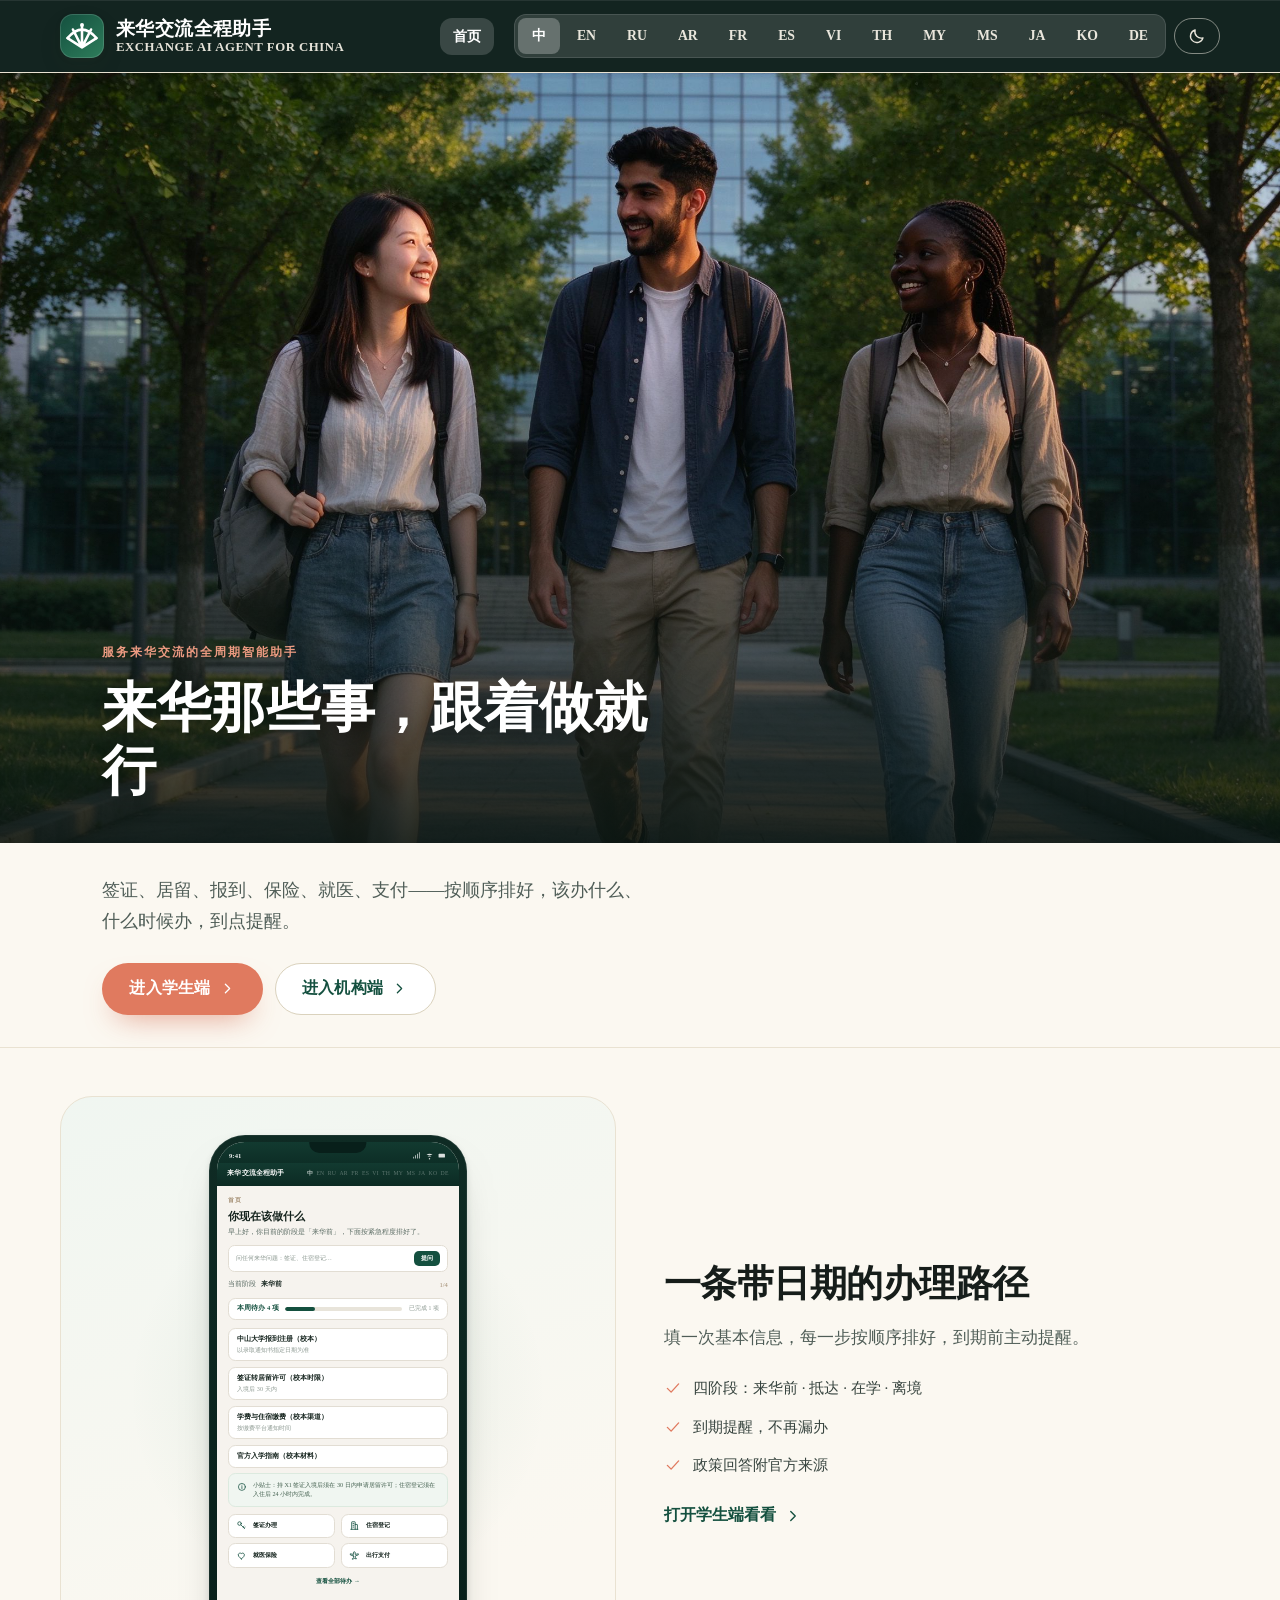
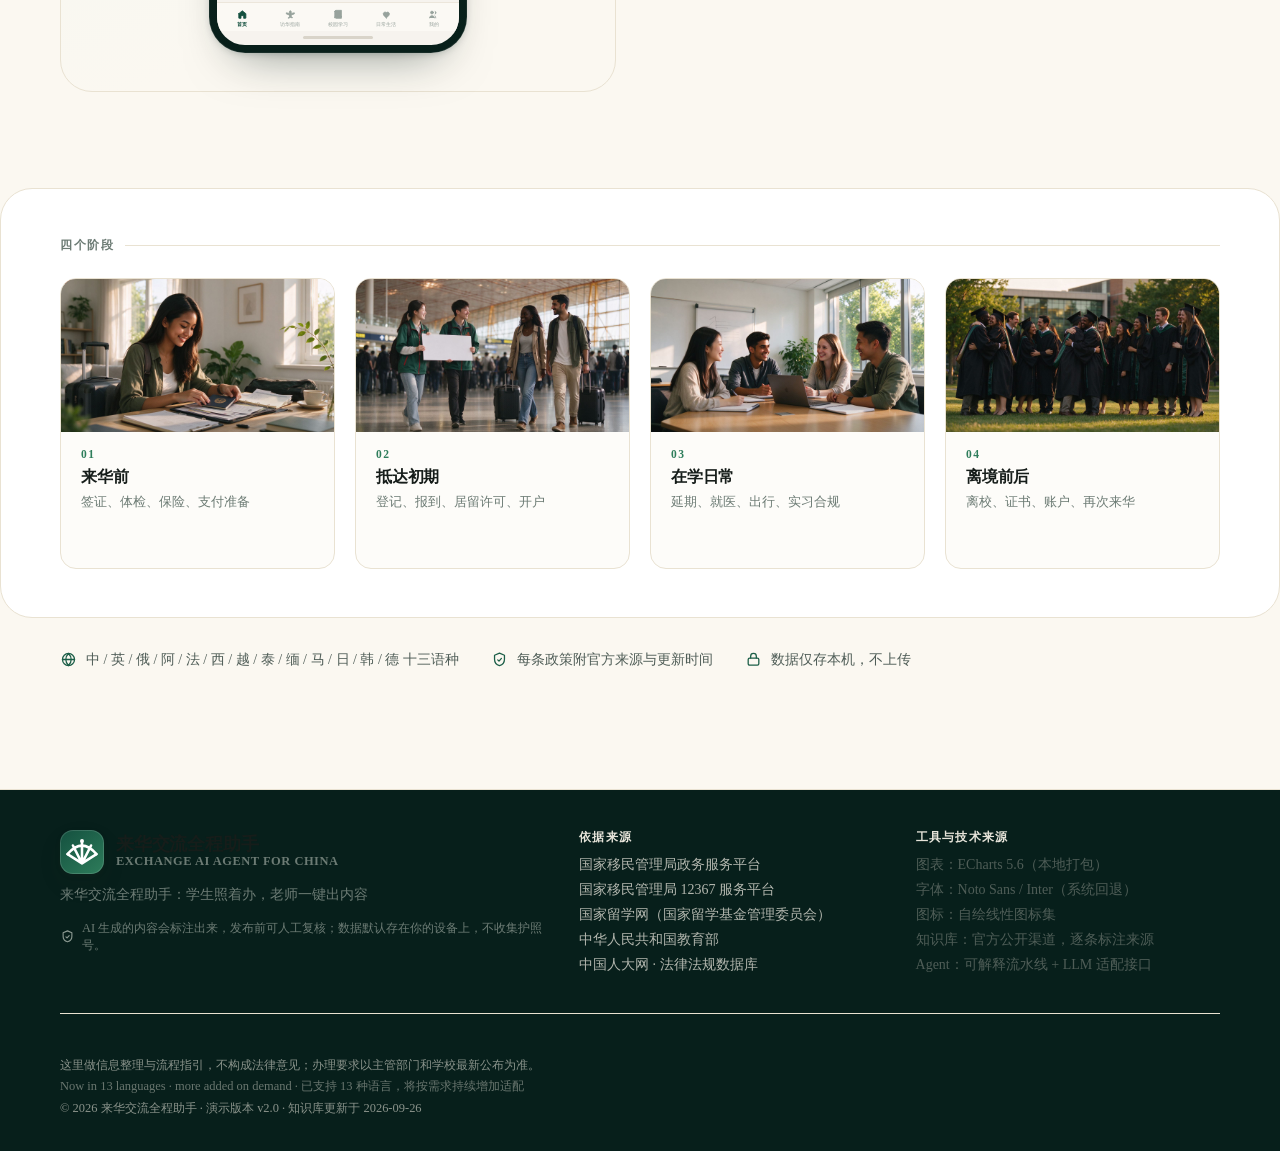
<file: index.html>
<!DOCTYPE html>
<html lang="zh" dir="ltr" data-theme="light">
<head>
<script>/* 首屏方向与语种预置：在样式生效前定好 lang/dir，避免语言与排版闪烁 */
(function(){try{var v=localStorage.getItem("ea2_lang");if(!v)return;var c=JSON.parse(v);
if(c&&/^[a-z]{2}$/.test(c)){document.documentElement.lang=c;
document.documentElement.dir=(c==="ar")?"rtl":"ltr";}}catch(e){}})();</script>
<meta charset="utf-8">
<meta name="viewport" content="width=device-width, initial-scale=1">
<title>来华交流全程助手 · Exchange AI Agent for China</title>
<meta name="description" content="给来华留学生与高校老师用的来华交流全程助手：学生端按阶段办手续、看提醒，机构端一键生成国别指南与行前清单。">
<link rel="stylesheet" href="assets/css/base.css">
<style>

/* ===== v5 门户：极简产品 landing（图大字少 · 一屏一件事） ===== */
.gate{padding:0 0 var(--sp-10)}

/* hero 满版图，底部 scrim，图上只放 eyebrow + 大标题 */
.gate-hero{position:relative;overflow:hidden}
.gate-hero-media{position:absolute;inset:0}
.gate-hero-media img{width:100%;height:100%;object-fit:cover;object-position:center 28%}
.gate-hero-scrim{position:absolute;inset:0;background:linear-gradient(180deg,rgba(8,24,20,0) 36%,rgba(8,24,20,.40) 66%,rgba(7,20,17,.88) 100%)}
.gate-hero-inner{position:relative;z-index:2;min-height:min(74vh,740px);display:flex;flex-direction:column;justify-content:flex-end;padding:var(--sp-16) clamp(28px,8vw,104px) var(--sp-10)}
.gate-hero-inner .eyebrow{color:var(--coral-400);margin-bottom:var(--sp-4)}
.gate-hero-inner h1{color:#fff;font-family:var(--font-serif);font-weight:600;font-size:clamp(2rem,4.6vw,3.4rem);line-height:1.16;letter-spacing:.01em;max-width:22ch;margin:0;text-shadow:0 3px 22px rgba(0,0,0,.45)}

/* 图下 CTA 浅色条 */
.gate-action{background:var(--bg);border-bottom:1px solid var(--line)}
.gate-action-inner{padding:var(--sp-8) clamp(28px,8vw,104px) var(--sp-8);max-width:1200px;margin:0 auto}
.gate-action p{font-size:clamp(1rem,1.4vw,1.12rem);color:var(--ink-600);line-height:1.72;max-width:62ch;margin:0 0 var(--sp-5)}
.gate-cta{display:flex;flex-wrap:wrap;gap:12px}
.gate-cta .btn{display:inline-flex;align-items:center;gap:8px;min-height:50px;padding:0 26px;border-radius:var(--r-full);font-weight:650;font-size:.97rem;text-decoration:none;transition:transform .25s var(--ease),box-shadow .25s var(--ease),background .25s var(--ease)}
.gate-cta .btn-primary{background:var(--coral-500);color:#fff;box-shadow:0 14px 30px -14px rgba(206,87,56,.62)}
.gate-cta .btn-primary:hover{transform:translateY(-2px);background:var(--coral-600)}
.gate-cta .btn-ghost{background:var(--surface);color:var(--brand-700);border:1px solid var(--line-strong)}
.gate-cta .btn-ghost:hover{border-color:var(--brand-400);transform:translateY(-2px)}
.gate-cta .ico{width:18px;height:18px}

/* 产品预览 */
.showcase{padding:var(--sp-12) 0}
.showcase-grid{display:grid;grid-template-columns:1fr 1fr;gap:clamp(var(--sp-8),5vw,var(--sp-12));align-items:center}
.showcase-shot{display:flex;justify-content:center;align-items:center;position:relative;min-height:440px;border-radius:var(--r-xl);border:1px solid var(--line);background:linear-gradient(160deg,var(--brand-050),var(--bg) 78%);padding:clamp(24px,3vw,42px)}
.showcase-shot::before{content:"";position:absolute;width:76%;aspect-ratio:1;border-radius:50%;background:radial-gradient(circle,rgba(46,125,91,.10),transparent 70%)}
.phone{position:relative;z-index:1;width:296px;border-radius:44px;padding:9px;background:linear-gradient(180deg,#0f2b24,#081f1a);box-shadow:0 30px 60px -34px rgba(8,30,26,.55),0 3px 10px -4px rgba(8,30,26,.28),inset 0 0 0 1px rgba(255,255,255,.08);zoom:.82}
.phone-screen{position:relative;display:block;width:100%;border-radius:34px;background:#f6f3ee;overflow:hidden;color:#1c2b26;text-align:left}
.pm-notch{position:absolute;top:-2px;left:50%;transform:translateX(-50%);width:70px;height:15px;border-radius:0 0 12px 12px;background:#081f1a;z-index:3}
.pm-status{display:flex;justify-content:space-between;align-items:center;padding:10px 15px 4px;font-size:8px;font-weight:700;color:rgba(255,255,255,.94);letter-spacing:.02em;background:linear-gradient(180deg,#123a30,#0d2e26)}
.pm-sig{display:flex;gap:5px;align-items:center}
.pm-sig svg{width:11px;height:11px;fill:currentColor;opacity:.9}
.pm-top{display:flex;justify-content:space-between;align-items:center;gap:8px;padding:7px 13px 10px;background:linear-gradient(180deg,#123a30,#0c2a23);color:#fff;font-size:8px;letter-spacing:.02em}
.pm-brand{font-weight:700;white-space:nowrap;overflow:hidden;text-overflow:ellipsis}
.pm-langs{font-size:7px;opacity:.72;white-space:nowrap;letter-spacing:.04em}
/* 语种条：每项一个 <i>，当前语种高亮（不再是写死的字符串） */
.pm-langs i{font-style:normal;opacity:.45;margin-inline-start:4px}
.pm-langs i.on{opacity:1;font-weight:800}
/* 「查看全部」箭头：RTL 下镜像，保持"向前"的语义一致 */
.pm-more .ar{display:inline-block}
[dir="rtl"] .pm-more .ar{transform:scaleX(-1)}
.pm-body{padding:13px 14px 16px}
.pm-eyebrow{font-size:7px;font-weight:800;letter-spacing:.16em;color:#a08a6e;margin-bottom:6px}
.pm-title{font-size:13px;font-weight:800;color:#14231d;line-height:1.25;margin-bottom:4px}
.pm-sub{font-size:8px;line-height:1.5;color:#5a6b63;margin-bottom:10px}
.pm-search{display:flex;align-items:center;justify-content:space-between;gap:8px;background:#fff;border:1px solid #e2ddd3;border-radius:8px;padding:6px 8px;font-size:7.5px;color:#8a978f;margin-bottom:10px}
.pm-search button{border:0;background:#14503f;color:#fff;font-size:7.5px;font-weight:700;border-radius:6px;padding:4px 9px;cursor:default}
.pm-stage{display:flex;align-items:center;gap:6px;font-size:8px;color:#5a6b63;margin-bottom:10px}
.pm-stage b{color:#14231d}
.pm-stage em{margin-inline-start:auto;color:#a08a6e;font-style:normal}
.pm-prog{display:flex;align-items:center;gap:8px;background:#fff;border:1px solid #e2ddd3;border-radius:9px;padding:7px 10px;margin-bottom:10px}
.pm-prog b{font-size:8px;color:#14503f;white-space:nowrap}
.pm-prog .bar{flex:1;height:5px;border-radius:3px;background:#e8e4da;overflow:hidden}
.pm-prog .bar i{display:block;height:100%;width:25%;background:#14503f;border-radius:3px}
.pm-prog span{font-size:7px;color:#8a978f;white-space:nowrap}
.pm-tip{display:flex;gap:7px;align-items:flex-start;background:#f0f6f1;border:1px solid #dceadf;border-radius:9px;padding:8px 10px;margin-bottom:8px}
.pm-tip svg{width:12px;height:12px;flex:0 0 12px;color:#14503f;margin-top:1px}
.pm-tip div{font-size:7.5px;color:#43604f;line-height:1.5}
.pm-more{display:block;text-align:center;font-size:7.5px;font-weight:700;color:#14503f;padding:1px 0 4px}
.pm-grid{display:grid;grid-template-columns:1fr 1fr;gap:7px;margin-bottom:10px}
.pm-g{display:flex;align-items:center;gap:7px;background:#fff;border:1px solid #e2ddd3;border-radius:9px;padding:7px 9px}
.pm-g svg{width:13px;height:13px;flex:0 0 13px;color:#14503f}
.pm-g span{font-size:7.5px;font-weight:700;color:#14231d;white-space:nowrap}
.pm-task{background:#fff;border:1px solid #e2ddd3;border-radius:9px;padding:7px 10px;margin-bottom:7px}
.pm-t{font-size:8.5px;font-weight:700;color:#14231d;line-height:1.35}
.pm-d{font-size:7.5px;color:#8a978f;margin-top:2px;line-height:1.4}
.pm-dock{display:flex;justify-content:space-around;align-items:center;background:#fbf9f4;border-top:1px solid #ece6db;padding:7px 2px 4px}
.pm-di{display:flex;flex-direction:column;align-items:center;gap:2px;font-size:6.5px;color:#97a29c;min-width:34px}
.pm-di.on{color:#14503f;font-weight:700}
.pm-di svg{width:13px;height:13px;fill:currentColor}
.pm-homebar{width:86px;height:4px;border-radius:3px;background:#d9d4c9;margin:6px auto 7px}
.showcase h2{font-family:var(--font-serif);font-size:clamp(1.6rem,3vw,2.3rem);line-height:1.24;margin:0 0 var(--sp-4);color:var(--ink-900)}
.showcase .lead{color:var(--ink-600);line-height:1.74;margin:0 0 var(--sp-6)}
.showcase-tags{list-style:none;padding:0;margin:0 0 var(--sp-6);display:flex;flex-direction:column;gap:12px}
.showcase-tags li{display:flex;gap:11px;align-items:flex-start;font-size:.95rem;color:var(--ink-700);line-height:1.5}
.showcase-tags .ico{color:var(--coral-500);flex:0 0 18px;margin-top:2px}
.showcase-tags .ico svg{width:18px;height:18px}
.showcase-more{display:inline-flex;align-items:center;gap:8px;color:var(--brand-700);font-weight:650;text-decoration:none}
.showcase-more svg{width:18px;height:18px;transition:transform .3s var(--ease)}
.showcase-more:hover svg{transform:translateX(4px)}
@media(max-width:880px){.showcase-grid{grid-template-columns:1fr;gap:var(--sp-6)}.showcase{padding:var(--sp-10) 0}.phone{zoom:1;width:min(74vw,300px)}}

/* 四阶段 */
.journey{padding:var(--sp-12) 0;background:var(--surface);border-top:1px solid var(--line);border-bottom:1px solid var(--line)}
.j-head{display:flex;align-items:center;gap:10px;color:var(--ink-500);font-size:.78rem;font-weight:700;letter-spacing:.14em;text-transform:uppercase;margin:0 0 var(--sp-6)}
.j-head::after{content:'';flex:1;height:1px;background:var(--line)}
.j-track{position:relative;display:grid;grid-template-columns:repeat(4,1fr);gap:var(--sp-5)}
.j-step{position:relative;padding:0;overflow:hidden;background:#fdfcf9;border:1px solid var(--line);border-radius:16px;transition:border-color .25s var(--ease),box-shadow .25s var(--ease),transform .25s var(--ease);text-decoration:none;color:inherit;display:block}
.j-step:hover{border-color:var(--brand-400);box-shadow:0 18px 36px -22px rgba(20,80,63,.32);transform:translateY(-3px)}
.j-go{display:inline-block;margin:2px var(--sp-5) var(--sp-5);font-size:.78rem;font-weight:650;color:var(--brand-600);opacity:0;transform:translateX(-4px);transition:opacity .25s var(--ease),transform .25s var(--ease)}
.j-step:hover .j-go{opacity:1;transform:translateX(0)}
.j-thumb{position:relative;margin:0;overflow:hidden}
.j-thumb img{display:block;width:100%;aspect-ratio:16/9;object-fit:cover;transform:scale(1.01);transition:transform .65s var(--ease)}
.j-step:hover .j-thumb img{transform:scale(1.07)}
.j-thumb::after{content:"";position:absolute;inset:0;background:linear-gradient(180deg,rgba(8,24,20,0) 62%,rgba(8,24,20,.16));pointer-events:none}
.j-dot{display:none}
.j-num{display:block;font-size:.72rem;font-weight:700;letter-spacing:.14em;color:var(--brand-500);margin:0;padding:var(--sp-4) var(--sp-5) 0}
.j-step h4{font-size:1.02rem;margin:8px var(--sp-5) 5px;color:var(--ink-900)}
.j-step p{font-size:.84rem;color:var(--ink-500);margin:0 var(--sp-5);padding-bottom:var(--sp-4);line-height:1.5;min-height:0}
@media(max-width:720px){.j-track{grid-template-columns:repeat(2,1fr);gap:var(--sp-4)}.j-num{padding-top:var(--sp-3)}.j-step h4{margin-top:6px}.j-step p{padding-bottom:var(--sp-3)}}
@media(max-width:768px){.gate-hero-inner{min-height:min(58vh,520px)}}

/* 信任窄带 */
.trust{padding:var(--sp-8) 0}
.trust-row{display:flex;flex-wrap:wrap;gap:var(--sp-4) var(--sp-8)}
.trust-row div{display:flex;align-items:center;gap:9px;font-size:.88rem;color:var(--ink-600)}
.trust-row .ico{color:var(--brand-600);flex:0 0 17px}
.trust-row .ico svg{width:17px;height:17px}
@media(max-width:620px){.gate{padding-bottom:var(--sp-8)}}

</style>
</head>
<body>
<div id="chrome-top"></div>

<main id="main">

  <section class="gate">

    <div class="gate-hero reveal">
      <div class="gate-hero-media"><img src="assets/img/hero.jpg" alt="多元国际学生在现代中国大学校园中同行"></div>
      <div class="gate-hero-scrim"></div>
      <div class="gate-hero-inner">
        <div class="eyebrow" data-i18n="gateEyebrow">服务来华交流的全周期智能助手</div>
        <h1 data-i18n="gateTitle">来华那些事，跟着做就行</h1>
      </div>
    </div>

    <div class="gate-action reveal">
      <div class="gate-action-inner">
        <p data-i18n="gateLead">签证、居留、报到、保险、就医、支付——按顺序排好，该办什么、什么时候办，到点提醒。</p>
        <div class="gate-cta">
          <a class="btn btn-primary" href="student.html"><span data-i18n="enterStudent">进入学生端</span><span class="ico" id="cIcoStu"></span></a>
          <a class="btn btn-ghost" href="institution.html"><span data-i18n="enterOrg">进入机构端</span><span class="ico" id="cIcoOrg"></span></a>
        </div>
      </div>
    </div>

    <div class="wrap">
      <div class="showcase reveal">
        <div class="showcase-grid">
          <div class="showcase-shot"><div class="phone"><div class="phone-screen" id="phoneMock"></div></div></div>
          <div>
            <h2 data-i18n="showTitle">一条带日期的办理路径</h2>
            <p class="lead" data-i18n="showLead">填一次基本信息，每一步按顺序排好，到期前主动提醒。</p>
            <ul class="showcase-tags" id="showTags"></ul>
            <a class="showcase-more" href="student.html"><span data-i18n="showMore">打开学生端看看</span><span class="ico" id="cIcoMore"></span></a>
          </div>
        </div>
      </div>
    </div>

    <div class="journey reveal">
      <div class="wrap" id="journey"></div>
    </div>

    <div class="wrap">
      <div class="trust reveal">
        <div class="trust-row">
          <div><span class="ico" id="tIco1"></span><span data-i18n="trustLang">中 / 英 / 俄 / 阿 / 法 / 西 / 越 / 泰 / 缅 / 马 / 日 / 韩 / 德 十三语种</span></div>
          <div><span class="ico" id="tIco2"></span><span data-i18n="trustSrc">每条政策附官方来源与更新时间</span></div>
          <div><span class="ico" id="tIco3"></span><span data-i18n="trustLocal">数据仅存本机，不上传</span></div>
        </div>
      </div>
    </div>

  </section>

</main>

<div id="chrome-bottom"></div>

<script src="assets/js/kb.js"></script>
<!-- 试点校本预设：首页手机模拟要展示带校本徽标的条目，故与其它两页保持一致引入。
     本文件末尾会调用 KBI18N.applyAll()，因此它与各内容包的加载先后不影响译文生效。 -->
<script src="assets/js/kb-school-sysu.js"></script>
<script src="assets/js/i18n.js"></script>
<script src="assets/js/i18n-v3.js"></script>
<script src="assets/js/i18n-lang13.js"></script>
<script src="assets/js/kb-i18n.js"></script>
<script src="assets/js/kb-i18n-ru.js"></script>
<script src="assets/js/kb-i18n-ar.js"></script>
<script src="assets/js/kb-i18n-fr.js"></script>
<script src="assets/js/kb-i18n-es.js"></script>
<script src="assets/js/kb-i18n-vi.js"></script>
<script src="assets/js/kb-i18n-th.js"></script>
<script src="assets/js/kb-i18n-my.js"></script>
<script src="assets/js/kb-i18n-ms.js"></script>
<script src="assets/js/agent.js"></script>
<script src="assets/js/ui.js"></script>
<script>

(function () {
  "use strict";
  var t = UI.L10N.t, I = UI.ICONS;

  document.getElementById("chrome-top").innerHTML = UI.header("home").replace(
    /<nav class="nav"[\s\S]*?<\/nav>/,
    '<nav class="nav" data-i18n-aria="navAria" aria-label="主导航"><a href="index.html" aria-current="page" data-i18n="navHome">' + t("navHome") + "</a></nav>"
  );
  document.getElementById("chrome-bottom").innerHTML = UI.footer("");

  document.getElementById("cIcoStu").innerHTML = I.right;
  document.getElementById("cIcoOrg").innerHTML = I.right;
  document.getElementById("cIcoMore").innerHTML = I.right;
  document.getElementById("tIco1").innerHTML = I.globe;
  document.getElementById("tIco2").innerHTML = I.shield;
  document.getElementById("tIco3").innerHTML = I.lock;

  var TAGS = ["showTag1", "showTag2", "showTag3"];
  function renderTags() {
    document.getElementById("showTags").innerHTML = TAGS.map(function (k) {
      return '<li><span class="ico">' + I.check + "</span><span>" + UI.esc(t(k)) + "</span></li>";
    }).join("");
  }
  renderTags();
  document.addEventListener("langchange", renderTags);
  document.addEventListener("langchange", function () {
    document.getElementById("chrome-bottom").innerHTML = UI.footer("");
  });

  /* 手机 mockup：真实渲染学生端首页，随语言重绘
     —— 全部界面文案走 i18n 词条（十三语种），任务标题与时限走 KB.L（当前语种 → 英文 → 中文）；
        顶部语种条取真实十三语种并高亮当前语种，不再硬编码。 */
  function renderPhoneMock() {
    var box = document.getElementById("phoneMock");
    if (!box) return;
    var t = window.L10N.t;
    var cur = String(window.L10N.current || "zh").slice(0, 2);
    var list = [];
    try {
      list = window.Agent.buildChecklist({ country: "PK", purpose: "degree", duration: "lt180", arrival: "2026-10-20" }).slice(0, 4);
    } catch (e) {}
    var tasks = list.map(function (x) {
      var m = x.matter;
      var label = window.KB.L(m.deadline, "label");
      return '<div class="pm-task"><div class="pm-t">' + UI.esc(window.KB.L(m, "title")) + "</div>" +
        (label ? '<div class="pm-d">' + UI.esc(label) + "</div>" : "") + "</div>";
    }).join("");
    /* 演示态进度：4 项中完成 1 项 */
    var total = list.length || 4;
    var finished = 1;
    /* 顶部语种条：真实十三语种 + 当前语种高亮（与页面语言条一致） */
    var langs = (window.KB.LANGS || []).map(function (l) {
      return '<i class="' + (l.code === cur ? "on" : "") + '">' +
        UI.esc(l.flag || l.code.toUpperCase()) + "</i>";
    }).join("");
    var dock = [["home", "mHome"], ["plane", "mGuide"], ["book", "mCampus"], ["heart", "mDaily"], ["users", "mMine"]].map(function (d, i) {
      return '<div class="pm-di' + (i === 0 ? " on" : "") + '">' + (I[d[0]] || "") + "<span>" + UI.esc(t(d[1])) + "</span></div>";
    }).join("");
    var sig = '<svg viewBox="0 0 24 24"><path d="M3.5 20h2v-4.5h-2zM8.5 20h2V11h-2zM13.5 20h2V7h-2zM18.5 20h2V3h-2z"/></svg>' +
      '<svg viewBox="0 0 24 24"><path d="M12 18.6a1.9 1.9 0 1 1 0 3.8 1.9 1.9 0 0 1 0-3.8zM6.9 14.6a7 7 0 0 1 10.2 0M4 10.9a11.5 11.5 0 0 1 16 0"/></svg>' +
      '<svg viewBox="0 0 24 24"><rect x="1.5" y="7.5" width="17" height="10" rx="1.8"/><path d="M20.5 10.5v4"/></svg>';
    /* 问候语复用学生端同一套模板与阶段词条，保证两端措辞一致 */
    var welcome = t("homeWelcomeTpl")
      .replace("{greet}", t("greetMorning"))
      .replace("{stage}", t("stagePre"));
    box.innerHTML =
      '<div class="pm-notch"></div>' +
      '<div class="pm-status"><span>9:41</span><span class="pm-sig">' + sig + "</span></div>" +
      '<div class="pm-top"><span class="pm-brand">' + UI.esc(t("appName")) + "</span>" +
      '<span class="pm-langs">' + langs + "</span></div>" +
      '<div class="pm-body"><div class="pm-eyebrow">' + UI.esc(t("mHome")) + "</div>" +
      '<div class="pm-title">' + UI.esc(t("mHomeT")) + "</div>" +
      '<div class="pm-sub">' + UI.esc(welcome) + "</div>" +
      '<div class="pm-search"><span>' + UI.esc(t("pmSearchPh")) + "</span>" +
      "<button>" + UI.esc(t("pmAsk")) + "</button></div>" +
      '<div class="pm-stage"><span>' + UI.esc(t("tripStage")) + "</span><b>" + UI.esc(t("stagePre")) + "</b><em>1/4</em></div>" +
      '<div class="pm-prog"><b>' + UI.esc(t("pmWeekTodoTpl").replace("{n}", total)) + "</b>" +
      '<span class="bar"><i style="width:' + Math.round(finished / total * 100) + '%"></i></span>' +
      "<span>" + UI.esc(t("pmDoneTpl").replace("{n}", finished)) + "</span></div>" +
      '<div class="pm-tasks">' + tasks + "</div>" +
      '<div class="pm-tip">' + (I.info || "") + "<div>" + UI.esc(t("pmTip")) + "</div></div>" +
      '<div class="pm-grid">' +
      '<div class="pm-g">' + (I.key || "") + "<span>" + UI.esc(t("pmVisa")) + "</span></div>" +
      '<div class="pm-g">' + (I.building || "") + "<span>" + UI.esc(t("pmHousing")) + "</span></div>" +
      '<div class="pm-g">' + (I.heart || "") + "<span>" + UI.esc(t("pmHealth")) + "</span></div>" +
      '<div class="pm-g">' + (I.plane || "") + "<span>" + UI.esc(t("pmTravel")) + "</span></div></div>" +
      '<div class="pm-more">' + UI.esc(t("pmMore")) + ' <span class="ar">→</span></div></div>' +
      '<div class="pm-dock">' + dock + "</div>" +
      '<div class="pm-homebar"></div>';
  }
  renderPhoneMock();
  document.addEventListener("langchange", renderPhoneMock);

  var J = ["stagePre", "stageArrival", "stageStudy", "stageExit"];
  var JD = ["stagePreDesc", "stageArrivalDesc", "stageStudyDesc", "stageExitDesc"];
  var JC = ["#14503F", "#CE5738", "#1B5E47", "#6C7B74"];
  var JIMG = ["journey-before.jpg", "journey-arrival.jpg", "journey-campus.jpg", "journey-departure.jpg"];
  function renderJourney() {
    document.getElementById("journey").innerHTML =
      '<div class="j-head">' + UI.esc(t("stages")) + "</div>" +
      '<div class="j-track">' + J.map(function (k, i) {
  var JQ = ["pre", "arrival", "study", "exit"];
      return '<a class="j-step" href="student.html?stage=' + JQ[i] + '"><div class="j-thumb"><img src="assets/img/' + JIMG[i] + '" alt="" loading="lazy"></div>' +
          '<span class="j-num">0' + (i + 1) + "</span>" +
          "<h4>" + UI.esc(t(k)) + "</h4><p>" + UI.esc(t(JD[i])) + "</p>" +
          '<span class="j-go">' + UI.esc(t("enterStudent")) + ' →</span></a>';
      }).join("") + "</div>";
  }
  renderJourney();
  document.addEventListener("langchange", renderJourney);

  /* hero 轻视差：滚动时背景图缓慢上移，增加页面纵深 */
  (function () {
    var heroImg = document.querySelector(".gate-hero-media img");
    if (!heroImg) return;
    heroImg.style.transform = "scale(1.1)";
    var ticking = false;
    function onScroll() {
      if (ticking) return;
      ticking = true;
      window.requestAnimationFrame(function () {
        var y = Math.min(window.pageYOffset, 640);
        heroImg.style.transform = "scale(1.1) translateY(" + Math.round(y * 0.1) + "px)";
        ticking = false;
      });
    }
    window.addEventListener("scroll", onScroll, { passive: true });
  })();

  UI.initReveal();
  UI.bindChrome();
})();

</script>
</body>
</html>
</file>
<file: assets/css/base.css>
/* =========================================================================
   来华交流全程助手 · 设计系统 v2.0
   Exchange AI Agent for China — Design System
   风格取向：Swiss Modernism 2.0 × Executive Dashboard（克制动效）
   规则遵循：对比度 ≥4.5:1 / 触控 ≥44px / 动效 150-300ms / 尊重 reduced-motion
   ========================================================================= */

/* ---------- 1. Design Tokens ---------- */
:root {
  /* ===== v4 设计系统：墨绿 × 暖米 × 珊瑚（三色克制，弃蓝白素色） ===== */
  --pine-950: #071F1B;
  --pine-900: #0A2A23;
  --pine-800: #0F3A2F;
  --pine-700: #14503F;
  --pine-600: #1B5E47;
  --pine-500: #2E7D5B;
  --pine-200: #BFDCCB;
  --pine-100: #E1EEE5;
  --pine-050: #F0F6F1;
  --cream-050: #FBF8F1;
  --cream-100: #F6F0E3;
  --cream-200: #EDE5D3;
  --coral-600: #CE5738;
  --coral-500: #E07A5F;
  --coral-400: #EB9A81;
  --coral-100: #FBE9E2;
  --gold-500: #C2A14E;
  --gold-100: #F4EDDA;
  --brand-900: #071F1B;
  --brand-800: #0A2A23;
  --brand-700: #14503F;
  --brand-600: #1B5E47;
  --brand-500: #2E7D5B;
  --brand-400: #5E9C7E;
  --brand-200: #BFDCCB;
  --brand-100: #E1EEE5;
  --brand-050: #F0F6F1;
  --jade-700: #0F3A2F;
  --jade-600: #1B5E47;
  --jade-500: #2E7D5B;
  --jade-200: #BFDCCB;
  --jade-100: #E1EEE5;
  --cinnabar-600: #B4432A;
  --cinnabar-500: #CE5738;
  --cinnabar-100: #FBE9E2;
  --amber-700: #8A5A17;
  --amber-600: #B06E1E;
  --amber-200: #F0DEB4;
  --amber-100: #FBF3DC;
  --ink-900: #161D1A;
  --ink-800: #242D29;
  --ink-700: #37443F;
  --ink-600: #4F5D57;
  --ink-500: #6C7B74;
  --ink-400: #8C9A92;
  --ink-300: #B4C0B9;
  --ink-200: #D6DED8;
  --ink-100: #EBEFEB;
  --ink-050: #F5F7F5;
  --bg: #FBF8F1;
  --bg-alt: #FFFFFF;
  --surface: #FFFFFF;
  --surface-2: #F7F3E8;
  --line: #E9E2D2;
  --line-strong: #DAD2BD;
  --ok: #1B5E47;
  --warn: #B06E1E;
  --danger: #C0392B;
  --info: #14503F;
  --stage-pre: #14503F;
  --stage-arrival: #CE5738;
  --stage-study: #1B5E47;
  --stage-exit: #6C7B74;
  --font-sans: "Inter", "Noto Sans SC", "Source Han Sans SC", "PingFang SC",
    "Microsoft YaHei", "Hiragino Sans GB", system-ui, -apple-system, "Segoe UI",
    "Noto Sans Arabic", "Noto Sans", sans-serif;
  --font-serif: "Noto Serif SC", "Source Han Serif SC", "Songti SC", "STSong", "SimSun", Georgia, serif;
  --font-mono: "JetBrains Mono", "SFMono-Regular", Consolas, "Liberation Mono", monospace;
  --fs-display: clamp(2.5rem, 5.6vw, 4.4rem);
  --fs-h1: clamp(1.8rem, 3.4vw, 2.7rem);
  --fs-h2: clamp(1.35rem, 2.3vw, 1.85rem);
  --fs-h3: 1.18rem;
  --fs-body: 1rem;
  --fs-sm: 0.875rem;
  --fs-xs: 0.78rem;
  --lh-tight: 1.16;
  --lh-snug: 1.4;
  --lh-body: 1.72;
  --sp-1: 4px; --sp-2: 8px; --sp-3: 12px; --sp-4: 16px; --sp-5: 20px; --sp-6: 24px;
  --sp-8: 32px; --sp-10: 40px; --sp-12: 48px; --sp-16: 64px; --sp-20: 80px;
  --r-xs: 8px; --r-sm: 12px; --r-md: 16px; --r-lg: 22px; --r-xl: 32px; --r-full: 999px;
  --sh-1: 0 1px 2px rgba(70, 56, 30, .05), 0 1px 3px rgba(70, 56, 30, .04);
  --sh-2: 0 2px 6px rgba(70, 56, 30, .06), 0 10px 26px rgba(70, 56, 30, .07);
  --sh-3: 0 8px 24px rgba(70, 56, 30, .09), 0 2px 8px rgba(70, 56, 30, .05);
  --sh-4: 0 20px 54px rgba(70, 56, 30, .13), 0 4px 12px rgba(70, 56, 30, .06);
  --ring: 0 0 0 3px rgba(224, 122, 95, .32);
  --dur-fast: 150ms;
  --dur: 220ms;
  --dur-slow: 320ms;
  --ease: cubic-bezier(.22, .61, .36, 1);
  --maxw: 1200px;
  --maxw-narrow: 880px;
}
[data-theme="dark"] {
  /* v4 暗色：墨绿深场，文字暖白 */
  --bg: #0A1F1B;
  --bg-alt: #071915;
  --surface: #102B24;
  --surface-2: #0D241E;
  --line: #1C3A30;
  --line-strong: #2A4C40;
  --ink-900: #F4F0E6;
  --ink-800: #E7E2D5;
  --ink-700: #CCC6B4;
  --ink-600: #A9A290;
  --ink-500: #8A8372;
  --ink-400: #6E685A;
  --ink-300: #504B41;
  --ink-200: #38352E;
  --ink-100: #24221C;
  --ink-050: #1A1914;
  --brand-100: #123128;
  --brand-050: #0D2620;
  --jade-100: #0F332A;
  --cinnabar-100: #3A2118;
  --amber-100: #36291A;
  --cream-050: #102B24;
  --cream-100: #0D241E;
  --cream-200: #16322A;
  --sh-1: 0 1px 2px rgba(0, 0, 0, .4);
  --sh-2: 0 4px 14px rgba(0, 0, 0, .45);
  --sh-3: 0 10px 30px rgba(0, 0, 0, .5);
  --sh-4: 0 20px 54px rgba(0, 0, 0, .6);
}
[data-theme="dark"] body { background-image: linear-gradient(180deg, var(--bg-alt) 0%, var(--bg) 42%); }
img, svg, video { max-width: 100%; display: block; }
button, input, select, textarea { font: inherit; color: inherit; }
a { color: var(--brand-600); text-decoration: none; }
a:hover { text-decoration: underline; }
h1, h2, h3, h4 { margin: 0; line-height: var(--lh-tight); letter-spacing: -.014em; color: var(--ink-900); font-weight: 700; }
p { margin: 0 0 var(--sp-4); }
ul, ol { margin: 0 0 var(--sp-4); padding-inline-start: 1.25em; }
li { margin-bottom: var(--sp-1); }
hr { border: 0; border-top: 1px solid var(--line); margin: var(--sp-8) 0; }
code, kbd { font-family: var(--font-mono); font-size: .88em; background: var(--ink-100); padding: 1px 5px; border-radius: var(--r-xs); }
::selection { background: var(--brand-200); color: var(--brand-900); }

:focus-visible { outline: none; box-shadow: var(--ring); border-radius: var(--r-xs); }
/* 无障碍跳转链接：使用裁剪隐藏而非负定位（负 left 在 RTL 下会撑开横向滚动宽度） */
.skip-link {
  position: absolute; top: 0; left: 0; z-index: 999;
  width: 1px; height: 1px; overflow: hidden;
  clip: rect(0 0 0 0); clip-path: inset(50%); white-space: nowrap;
  background: var(--brand-700); color: #fff; font-weight: 650;
  padding: 0; border-radius: 0 0 var(--r-sm) 0;
}
.skip-link:focus {
  width: auto; height: auto; overflow: visible;
  clip: auto; clip-path: none; padding: 11px 18px;
}

@media (prefers-reduced-motion: reduce) {
  *, *::before, *::after { animation-duration: .001ms !important; animation-iteration-count: 1 !important; transition-duration: .001ms !important; scroll-behavior: auto !important; }
}

/* ---------- 3. Layout ---------- */
.wrap { width: 100%; max-width: var(--maxw); margin: 0 auto; padding: 0 var(--sp-5); }
.wrap-narrow { max-width: var(--maxw-narrow); }
.section { padding: var(--sp-16) 0; }
.section-sm { padding: var(--sp-10) 0; }
.grid { display: grid; gap: var(--sp-6); }
.g2 { grid-template-columns: repeat(2, minmax(0, 1fr)); }
.g3 { grid-template-columns: repeat(3, minmax(0, 1fr)); }
.g4 { grid-template-columns: repeat(4, minmax(0, 1fr)); }
.row { display: flex; gap: var(--sp-4); align-items: center; }
.row-between { display: flex; gap: var(--sp-4); align-items: center; justify-content: space-between; }
.wrapflex { display: flex; flex-wrap: wrap; gap: var(--sp-3); }
.stack > * + * { margin-top: var(--sp-4); }
.mt-0 { margin-top: 0; } .mb-0 { margin-bottom: 0; }
.text-center { text-align: center; }
.hidden { display: none !important; }

/* ---------- 4. Typography helpers ---------- */
.eyebrow {
  font-size: var(--fs-xs); font-weight: 700; letter-spacing: .2em;
  text-transform: uppercase; color: var(--brand-600); margin-bottom: var(--sp-4);
}
.lead { font-size: 1.075rem; line-height: 1.7; color: var(--ink-600); }
.muted { color: var(--ink-500); }
.small { font-size: var(--fs-sm); }
.tiny { font-size: var(--fs-xs); }
.strong { font-weight: 700; color: var(--ink-900); }
.num { font-variant-numeric: tabular-nums; }

/* ---------- 5. Header / Nav ---------- */
.appbar {
  position: sticky; top: 0; z-index: 60;
  background: rgba(255, 255, 255, .82);
  backdrop-filter: saturate(160%) blur(16px);
  border-bottom: 1px solid var(--line);
}
[data-theme="dark"] .appbar { background: rgba(8, 17, 38, .96); }
.appbar-inner { display: flex; align-items: center; gap: var(--sp-5); min-height: 72px; }
.brand { display: flex; align-items: center; gap: var(--sp-3); font-weight: 800; color: var(--ink-900); }
.brand:hover { text-decoration: none; }
.brand-mark { box-shadow: 0 2px 10px rgba(23, 78, 140, .22), 0 1px 2px rgba(16, 24, 40, .08); }
.brand-mark {
  width: 44px; height: 44px; border-radius: 13px; flex: 0 0 auto;
  background: linear-gradient(140deg, var(--brand-700), var(--brand-500));
  box-shadow: inset 0 0 0 1px rgba(255, 255, 255, .14), var(--sh-2);
  display: grid; place-items: center; color: #fff;
}
.brand-mark svg { width: 34px; height: 34px; }
.brand-text { display: flex; flex-direction: column; line-height: 1.15; }
.brand-name { font-size: 1.1rem; letter-spacing: -.01em; }
.brand-sub { font-size: .78rem; color: var(--ink-500); font-weight: 600; letter-spacing: .04em; }
.nav { display: flex; gap: var(--sp-1); margin-inline-start: auto; flex-wrap: wrap; }
.nav a {
  padding: 9px 13px; border-radius: var(--r-sm); font-size: .9rem; font-weight: 600;
  color: var(--ink-600); transition: background var(--dur-fast) var(--ease), color var(--dur-fast) var(--ease);
}
.nav a:hover { background: var(--brand-050); color: var(--brand-700); text-decoration: none; }
.nav a[aria-current="page"] { background: var(--brand-100); color: var(--brand-700); }
.appbar-tools { display: flex; align-items: center; gap: var(--sp-2); }

/* ---------- 6. Buttons ---------- */
.btn {
  display: inline-flex; align-items: center; justify-content: center; gap: 8px;
  min-height: 44px; padding: 11px 20px; border-radius: var(--r-sm);
  border: 1px solid transparent; background: var(--brand-600); color: #fff;
  font-weight: 650; font-size: .94rem; cursor: pointer; white-space: nowrap;
  transition: transform var(--dur-fast) var(--ease), box-shadow var(--dur) var(--ease), background var(--dur-fast) var(--ease);
  box-shadow: var(--sh-1);
}
.btn:hover { background: var(--brand-700); box-shadow: var(--sh-2); text-decoration: none; color: #fff; }
.btn:active { transform: translateY(1px) scale(.995); }
.btn[disabled], .btn.is-loading { opacity: .55; cursor: not-allowed; }
.btn svg { width: 18px; height: 18px; flex: 0 0 auto; }
.btn-ghost { background: var(--surface); color: var(--ink-700); border-color: var(--line-strong); box-shadow: none; }
.btn-ghost:hover { background: var(--brand-050); color: var(--brand-700); border-color: var(--brand-200); }
.btn-jade { background: var(--jade-600); }
.btn-jade:hover { background: var(--jade-700); }
.btn-cin { background: var(--cinnabar-500); }
.btn-cin:hover { background: var(--cinnabar-600); }
.btn-sm { min-height: 36px; padding: 7px 13px; font-size: .84rem; border-radius: var(--r-xs); }
.btn-lg { min-height: 52px; padding: 15px 28px; font-size: 1.02rem; border-radius: var(--r-md); }
.btn-block { width: 100%; }

/* ---------- 7. Cards ---------- */
.card {
  background: var(--surface); border: 1px solid var(--line); border-radius: var(--r-md);
  padding: var(--sp-6); box-shadow: var(--sh-1);
  transition: box-shadow var(--dur) var(--ease), transform var(--dur) var(--ease), border-color var(--dur) var(--ease);
}
.card-hover:hover { box-shadow: var(--sh-3); transform: translateY(-3px); border-color: var(--brand-200); }
.card-hover:hover { box-shadow: var(--sh-3); transform: translateY(-3px); border-color: var(--brand-200); }
.card-flush { padding: 0; overflow: hidden; }
.card-head { display: flex; align-items: flex-start; gap: var(--sp-3); justify-content: space-between; margin-bottom: var(--sp-4); }
.card-title { font-size: var(--fs-h3); font-weight: 700; color: var(--ink-900); }
.card-sub { font-size: var(--fs-sm); color: var(--ink-500); margin-top: 2px; }
.card-tint { background: linear-gradient(160deg, var(--brand-050), var(--surface) 62%); }
.card-pad-lg { padding: var(--sp-8); }

/* ---------- 8. Chips / Badges / Tags ---------- */
.chip {
  display: inline-flex; align-items: center; gap: 6px; padding: 5px 11px;
  border-radius: var(--r-full); font-size: var(--fs-xs); font-weight: 650;
  background: var(--ink-100); color: var(--ink-700); border: 1px solid transparent;
}
.chip-brand { background: var(--brand-100); color: var(--brand-700); }
.chip-jade { background: var(--jade-100); color: var(--jade-700); }
.chip-cin { background: var(--cinnabar-100); color: var(--cinnabar-600); }
.chip-amber { background: var(--amber-100); color: var(--amber-700); }
.chip-line { background: transparent; border-color: var(--line-strong); color: var(--ink-600); }
.badge-src {
  display: inline-flex; align-items: center; gap: 5px; font-size: .7rem; font-weight: 700;
  padding: 3px 8px; border-radius: var(--r-xs); letter-spacing: .03em;
}
.src-S1 { background: var(--jade-100); color: var(--jade-700); }
.src-S2 { background: var(--brand-100); color: var(--brand-700); }
.src-S3 { background: var(--amber-100); color: var(--amber-700); }
.ai-tag {
  display: inline-flex; align-items: center; gap: 5px; font-size: .7rem; font-weight: 700;
  padding: 3px 8px; border-radius: var(--r-xs);
  background: var(--amber-100); color: var(--amber-700); border: 1px dashed var(--amber-200);
}

/* ---------- 9. Forms ---------- */
.field { margin-bottom: var(--sp-5); }
.label { display: block; font-size: var(--fs-sm); font-weight: 650; color: var(--ink-700); margin-bottom: 7px; }
.label .req { color: var(--cinnabar-500); }
.hint { font-size: var(--fs-xs); color: var(--ink-500); margin-top: 6px; }
.input, .select, .textarea {
  width: 100%; min-height: 44px; padding: 11px 13px;
  border: 1px solid var(--line-strong); border-radius: var(--r-sm);
  background: var(--surface); color: var(--ink-900);
  transition: border-color var(--dur-fast) var(--ease), box-shadow var(--dur-fast) var(--ease);
}
.input:hover, .select:hover, .textarea:hover { border-color: var(--brand-200); }
.input:focus, .select:focus, .textarea:focus { outline: none; border-color: var(--brand-500); box-shadow: var(--ring); }
.textarea { min-height: 96px; resize: vertical; line-height: 1.6; }
.select { appearance: none; background-image: linear-gradient(45deg, transparent 50%, var(--ink-500) 50%), linear-gradient(135deg, var(--ink-500) 50%, transparent 50%); background-position: calc(100% - 18px) 20px, calc(100% - 13px) 20px; background-size: 5px 5px, 5px 5px; background-repeat: no-repeat; padding-inline-end: 34px; }
.seg { display: flex; padding: 3px; gap: 3px; background: var(--ink-100); border-radius: var(--r-sm); flex-wrap: nowrap; overflow-x: auto; scrollbar-width: none; max-width: 100%; }
.seg::-webkit-scrollbar { display: none; }
.seg button { flex: 0 0 auto; }
.seg button {
  border: 0; background: transparent; padding: 8px 14px; border-radius: 8px;
  font-size: .86rem; font-weight: 650; color: var(--ink-600); cursor: pointer;
  transition: background var(--dur-fast) var(--ease), color var(--dur-fast) var(--ease);
  min-height: 36px;
}
@media (max-width: 768px) {
  .seg { padding: 3px 6px; }
  .seg button { padding: 7px 10px; min-height: 34px; }
}
.seg button:hover { color: var(--brand-700); }
.seg button[aria-pressed="true"] { background: var(--surface); color: var(--brand-700); box-shadow: var(--sh-1); }
.check { display: flex; gap: 10px; align-items: flex-start; padding: 9px 0; cursor: pointer; }
.check input { width: 20px; height: 20px; margin-top: 2px; accent-color: var(--brand-600); flex: 0 0 auto; }
.switch { position: relative; display: inline-flex; align-items: center; gap: 9px; cursor: pointer; font-size: var(--fs-sm); font-weight: 600; }
.switch input { position: absolute; opacity: 0; width: 0; height: 0; }
.switch .track { width: 42px; height: 24px; border-radius: 999px; background: var(--ink-300); transition: background var(--dur) var(--ease); position: relative; flex: 0 0 auto; }
.switch .track::after { content: ""; position: absolute; top: 3px; left: 3px; width: 18px; height: 18px; border-radius: 50%; background: #fff; transition: transform var(--dur) var(--ease); box-shadow: var(--sh-1); }
.switch input:checked + .track { background: var(--jade-600); }
.switch input:checked + .track::after { transform: translateX(18px); }
.switch input:focus-visible + .track { box-shadow: var(--ring); }

/* ---------- 10. Tabs ---------- */
.tabs { display: flex; gap: 2px; border-bottom: 1px solid var(--line); overflow-x: auto; scrollbar-width: thin; }
.tabs button {
  border: 0; background: transparent; padding: 12px 15px; font-size: .9rem; font-weight: 650;
  color: var(--ink-500); cursor: pointer; border-bottom: 2.5px solid transparent; white-space: nowrap;
  transition: color var(--dur-fast) var(--ease), border-color var(--dur-fast) var(--ease);
}
.tabs button:hover { color: var(--brand-700); }
.tabs button[aria-selected="true"] { color: var(--brand-700); border-bottom-color: var(--brand-600); }
.tabpanel[hidden] { display: none; }

/* ---------- 11. Stage rail / Steps ---------- */
.stages { display: grid; grid-template-columns: repeat(4, minmax(0, 1fr)); gap: var(--sp-3); }
.stage {
  position: relative; text-align: start; border: 1px solid var(--line); background: var(--surface);
  border-radius: var(--r-md); padding: var(--sp-4); cursor: pointer; overflow: hidden;
  transition: border-color var(--dur) var(--ease), box-shadow var(--dur) var(--ease), transform var(--dur) var(--ease);
  min-height: 44px;
}
.stage::before { content: ""; position: absolute; inset-block: 0; inset-inline: 0 auto; width: 4px; background: var(--ink-200); transition: background var(--dur) var(--ease); }
.stage[data-stage="pre"]::before { background: var(--stage-pre); }
.stage[data-stage="arrival"]::before { background: var(--stage-arrival); }
.stage[data-stage="study"]::before { background: var(--stage-study); }
.stage[data-stage="exit"]::before { background: var(--stage-exit); }
.stage:hover { border-color: var(--brand-200); box-shadow: var(--sh-2); transform: translateY(-2px); }
.stage[aria-pressed="true"] { border-color: var(--brand-400); box-shadow: var(--sh-3); background: var(--brand-050); }
.stage-n { font-size: var(--fs-xs); font-weight: 800; color: var(--ink-400); letter-spacing: .08em; }
.stage-t { font-weight: 700; color: var(--ink-900); margin-top: 2px; font-size: .98rem; }
.stage-d { font-size: var(--fs-xs); color: var(--ink-500); margin-top: 3px; }

.flow { display: flex; gap: var(--sp-2); flex-wrap: wrap; align-items: stretch; }
.flow-step {
  flex: 1 1 150px; background: var(--surface); border: 1px solid var(--line); border-radius: var(--r-sm);
  padding: var(--sp-3) var(--sp-4); position: relative; transition: all var(--dur) var(--ease);
}
.flow-step .fs-n { font-size: .68rem; font-weight: 800; color: var(--ink-400); letter-spacing: .1em; }
.flow-step .fs-t { font-weight: 700; font-size: .88rem; color: var(--ink-800); margin-top: 3px; }
.flow-step .fs-d { font-size: var(--fs-xs); color: var(--ink-500); margin-top: 3px; line-height: 1.5; }
.flow-step.is-active { border-color: var(--brand-500); box-shadow: var(--sh-3); background: var(--brand-050); }
.flow-step.is-done { border-color: var(--jade-200); background: var(--jade-100); }
.flow-step.is-done .fs-n { color: var(--jade-700); }

/* ---------- 12. Timeline ---------- */
.timeline { position: relative; padding-inline-start: 26px; }
.timeline::before { content: ""; position: absolute; inset-inline-start: 8px; inset-block: 6px; width: 2px; background: var(--line); }
.tl-item { position: relative; padding-bottom: var(--sp-5); }
.tl-item::before {
  content: ""; position: absolute; inset-inline-start: -22px; top: 6px; width: 11px; height: 11px; border-radius: 50%;
  background: var(--surface); border: 2.5px solid var(--brand-400);
}
.tl-item.is-urgent::before { border-color: var(--cinnabar-500); background: var(--cinnabar-100); }
.tl-item.is-done::before { border-color: var(--jade-600); background: var(--jade-600); }
.tl-date { font-size: var(--fs-xs); font-weight: 700; color: var(--ink-500); letter-spacing: .03em; }

/* ---------- 13. Tables ---------- */
.table-wrap { overflow-x: auto; border: 1px solid var(--line); border-radius: var(--r-md); background: var(--surface); }
table.data { width: 100%; border-collapse: collapse; font-size: var(--fs-sm); }
table.data th, table.data td { padding: 11px 13px; text-align: start; border-bottom: 1px solid var(--line); vertical-align: top; }
table.data th { background: var(--surface-2); font-weight: 700; color: var(--ink-700); font-size: var(--fs-xs); letter-spacing: .04em; text-transform: uppercase; white-space: nowrap; }
table.data tr:last-child td { border-bottom: 0; }
table.data tbody tr:hover { background: var(--brand-050); }

/* ---------- 14. Stats / KPI ---------- */
.kpi { background: var(--surface); border: 1px solid var(--line); border-radius: var(--r-md); padding: var(--sp-5); }
.kpi-v { font-size: clamp(1.6rem, 3vw, 2.3rem); font-weight: 800; color: var(--brand-700); line-height: 1.05; letter-spacing: -.02em; font-variant-numeric: tabular-nums; }
.kpi-l { font-size: var(--fs-sm); color: var(--ink-600); margin-top: 7px; font-weight: 600; }
.kpi-n { font-size: var(--fs-xs); color: var(--ink-400); margin-top: 5px; }

/* ---------- 15. Chat / Agent console ---------- */
.console { background: var(--surface); border: 1px solid var(--line); border-radius: var(--r-lg); overflow: hidden; box-shadow: var(--sh-2); }
.console-head { padding: var(--sp-4) var(--sp-5); border-bottom: 1px solid var(--line); background: var(--surface-2); display: flex; align-items: center; gap: var(--sp-3); }
.dot { width: 9px; height: 9px; border-radius: 50%; background: var(--jade-500); box-shadow: 0 0 0 3px var(--jade-100); }
.dot.busy { background: var(--amber-600); box-shadow: 0 0 0 3px var(--amber-100); animation: pulse 1.4s var(--ease) infinite; }
@keyframes pulse { 0%, 100% { opacity: 1; } 50% { opacity: .45; } }
.console-body { padding: var(--sp-5); max-height: 460px; overflow-y: auto; }
.msg { margin-bottom: var(--sp-4); display: flex; gap: var(--sp-3); }
.msg-avatar { width: 30px; height: 30px; border-radius: 9px; flex: 0 0 auto; display: grid; place-items: center; font-size: .72rem; font-weight: 800; }
.msg-user .msg-avatar { background: var(--ink-100); color: var(--ink-600); }
.msg-agent .msg-avatar { background: linear-gradient(140deg, var(--brand-600), var(--jade-600)); color: #fff; }
.msg-bubble { background: var(--surface-2); border: 1px solid var(--line); border-radius: var(--r-md); padding: var(--sp-4); flex: 1; min-width: 0; }
.msg-user .msg-bubble { background: var(--brand-050); border-color: var(--brand-200); }
.msg-bubble > *:last-child { margin-bottom: 0; }
.trace { margin-top: var(--sp-3); border-top: 1px dashed var(--line-strong); padding-top: var(--sp-3); }
.trace-line { font-size: var(--fs-xs); color: var(--ink-500); display: flex; gap: 7px; align-items: baseline; margin-bottom: 4px; }
.trace-line .k { font-weight: 700; color: var(--ink-600); flex: 0 0 auto; }
.console-input { display: flex; gap: var(--sp-2); padding: var(--sp-4); border-top: 1px solid var(--line); background: var(--surface-2); }
.console-input .input { flex: 1; }
.sugg { display: flex; gap: var(--sp-2); flex-wrap: wrap; margin-top: var(--sp-3); }

/* ---------- 16. Callouts ---------- */
.callout { border-radius: var(--r-md); padding: var(--sp-4) var(--sp-5); border: 1px solid var(--line); background: var(--surface-2); display: flex; gap: var(--sp-3); }
.callout svg { width: 20px; height: 20px; flex: 0 0 auto; margin-top: 2px; }
.callout-warn { background: var(--amber-100); border-color: var(--amber-200); color: var(--amber-700); }
.callout-info { background: var(--brand-050); border-color: var(--brand-200); color: var(--brand-800); }
.callout-ok { background: var(--jade-100); border-color: var(--jade-200); color: var(--jade-700); }
.callout-danger { background: var(--cinnabar-100); border-color: #F0C8C0; color: var(--cinnabar-600); }
.callout .ct { font-weight: 700; margin-bottom: 3px; }
.callout p:last-child { margin-bottom: 0; }

/* ---------- 17. Hero ---------- */
.hero { position: relative; overflow: hidden; padding: var(--sp-16) 0 var(--sp-12); background: linear-gradient(165deg, var(--brand-050) 0%, var(--bg) 55%); }
[data-theme="dark"] .hero { background: linear-gradient(165deg, #0B1730 0%, var(--bg) 60%); }
.hero::after {
  content: ""; position: absolute; right: -140px; top: -140px; width: 520px; height: 520px; border-radius: 50%;
  background: radial-gradient(circle at 40% 40%, rgba(18,151,127,.16), transparent 68%); pointer-events: none;
}
.hero::before {
  content: ""; position: absolute; left: -180px; bottom: -200px; width: 480px; height: 480px; border-radius: 50%;
  background: radial-gradient(circle at 50% 50%, rgba(31,102,176,.14), transparent 70%); pointer-events: none;
}
.hero-grid { position: relative; z-index: 1; display: grid; grid-template-columns: 1.15fr .85fr; gap: var(--sp-12); align-items: center; }
.hero h1 { font-size: var(--fs-display); letter-spacing: -.028em; margin-bottom: var(--sp-4); }
.hero .lead { max-width: 40em; }
.hero-art { background: var(--surface); border: 1px solid var(--line); border-radius: var(--r-xl); padding: var(--sp-5); box-shadow: var(--sh-4); }
.hero-art-head { display: flex; align-items: center; gap: var(--sp-2); margin-bottom: var(--sp-4); }
.hero-art-head .t { font-size: var(--fs-xs); font-weight: 700; color: var(--ink-500); letter-spacing: .06em; }

/* ---------- 18. Feature / matrix ---------- */
.feat-ico { width: 44px; height: 44px; border-radius: 12px; display: grid; place-items: center; background: var(--brand-100); color: var(--brand-700); margin-bottom: var(--sp-4); }
.feat-ico.jade { background: var(--jade-100); color: var(--jade-700); }
.feat-ico.cin { background: var(--cinnabar-100); color: var(--cinnabar-600); }
.feat-ico.amber { background: var(--amber-100); color: var(--amber-700); }
.feat-ico svg { width: 22px; height: 22px; }
.feat-t { font-weight: 700; font-size: 1.02rem; margin-bottom: 6px; color: var(--ink-900); }
.feat-d { font-size: var(--fs-sm); color: var(--ink-600); line-height: 1.65; margin: 0; }

/* ---------- 19. Footer ---------- */
.foot { border-top: 1px solid var(--line); background: var(--bg-alt); padding: var(--sp-10) 0 var(--sp-8); margin-top: var(--sp-12); }
.foot-grid { display: grid; grid-template-columns: 1.6fr 1fr 1fr; gap: var(--sp-8); }
.foot h4 { font-size: var(--fs-xs); text-transform: uppercase; letter-spacing: .1em; color: var(--ink-400); margin-bottom: var(--sp-3); }
.foot ul { list-style: none; padding: 0; margin: 0; }
.foot li { font-size: var(--fs-sm); color: var(--ink-600); margin-bottom: 7px; }
.foot-note { border-top: 1px solid var(--line); margin-top: var(--sp-8); padding-top: var(--sp-5); font-size: var(--fs-xs); color: var(--ink-500); line-height: 1.7; }

/* ---------- 20. Misc ---------- */
.toast {
  position: fixed; left: 50%; bottom: 28px; transform: translateX(-50%) translateY(12px);
  background: var(--ink-900); color: #fff; padding: 12px 20px; border-radius: var(--r-full);
  font-size: var(--fs-sm); font-weight: 600; box-shadow: var(--sh-4); z-index: 200;
  opacity: 0; pointer-events: none; transition: opacity var(--dur) var(--ease), transform var(--dur) var(--ease);
}
.toast.show { opacity: 1; transform: translateX(-50%) translateY(0); }
.skeleton { background: linear-gradient(90deg, var(--ink-100) 25%, var(--ink-050) 37%, var(--ink-100) 63%); background-size: 400% 100%; animation: shimmer 1.3s linear infinite; border-radius: var(--r-xs); }
@keyframes shimmer { 0% { background-position: 100% 50%; } 100% { background-position: 0 50%; } }
.reveal { opacity: 0; transform: translateY(14px); transition: opacity var(--dur-slow) var(--ease), transform var(--dur-slow) var(--ease); }
.reveal.in { opacity: 1; transform: none; }
.chart { width: 100%; height: 300px; }
.divider-orn { display: flex; align-items: center; gap: var(--sp-3); color: var(--ink-300); margin: var(--sp-6) 0; }
.divider-orn::before, .divider-orn::after { content: ""; height: 1px; background: var(--line); flex: 1; }
.print-only { display: none; }

/* ---------- 21. RTL ---------- */
/* =========================================================================
   RTL 方向适配
   -------------------------------------------------------------------------
   本项目已全面采用 CSS 逻辑属性（margin-inline / padding-inline /
   inset-inline 等），布局随 <html dir> 自动翻转，无需逐组件写覆盖规则。

   仅以下两类必须保持"物理方向"，因此单独处理：
     1) background-position —— CSS 没有逻辑版本，需按方向显式翻转
     2) safe-area-inset-* —— 设备物理边缘（刘海/圆角），不随文字方向改变
   ========================================================================= */

/* 下拉箭头：LTR 在右侧，RTL 镜像到左侧 */
[dir="rtl"] .select { background-position: 18px 50%, 13px 50%; }

/* ---------- 22. Responsive ---------- */
@media (max-width: 1024px) {
  .hero-grid { grid-template-columns: 1fr; gap: var(--sp-8); }
  .g4 { grid-template-columns: repeat(2, minmax(0, 1fr)); }
  .foot-grid { grid-template-columns: 1fr 1fr; }
}
@media (max-width: 768px) {
  :root { --fs-body: 1rem; }
  .section { padding: var(--sp-10) 0; }
  .g3, .g2 { grid-template-columns: 1fr; }
  .stages { grid-template-columns: repeat(2, minmax(0, 1fr)); }
  .appbar-inner { flex-wrap: wrap; gap: var(--sp-2); padding: var(--sp-2) 0; }
  .nav { order: 3; width: 100%; margin-inline-start: 0; }
  .card-pad-lg { padding: var(--sp-5); }
  .foot-grid { grid-template-columns: 1fr; gap: var(--sp-6); }
}
@media (max-width: 480px) {
  .g4 { grid-template-columns: 1fr; }
  .stages { grid-template-columns: 1fr; }
  .wrap { padding: 0 var(--sp-4); }
}

/* ---------- 23. Print ---------- */
@media print {
  .appbar, .foot, .no-print, .console-input, .sugg { display: none !important; }
  .print-only { display: block; }
  body { background: #fff; }
  .card { box-shadow: none; break-inside: avoid; }
  .section { padding: 12px 0; }
}

/* ---------- 24. Inline icon sizing ---------- */
.ico { display: inline-flex; align-items: center; justify-content: center; flex: 0 0 auto; }
.ico svg { width: 20px; height: 20px; }
.btn .ico svg, .btn-sm .ico svg { width: 17px; height: 17px; }
.foot .foot-note svg { width: 15px; height: 15px; display: inline-block; vertical-align: -2px; }
.chip .ico svg { width: 14px; height: 14px; }
.note-ico svg { width: 16px; height: 16px; }
h2 .ico svg, h3 .ico svg { width: 22px; height: 22px; }
.sec-head { display: flex; align-items: center; gap: 10px; margin-bottom: var(--sp-3); }
.sec-head .ico { color: var(--brand-600); }
.pill-num {
  display: inline-grid; place-items: center; width: 26px; height: 26px; border-radius: 8px;
  background: var(--brand-100); color: var(--brand-700); font-size: .78rem; font-weight: 800; flex: 0 0 auto;
}


/* =========================================================================
   v2.1 质感升级：门户影像 hero · 精制入口 · 全局搜索条（学生端）
   ========================================================================= */

/* ---- 门户 hero（对标高端品牌官网：真实影像 + 深scrim + 大字号标题） ---- */
.gate-hero-media { position: absolute; inset: 0; }
.gate-hero-media img { width: 100%; height: 100%; object-fit: cover; object-position: center 34%; }
.gate-hero-scrim {
  position: absolute; inset: 0;
  background: linear-gradient(180deg, rgba(10, 22, 40, .06) 0%, rgba(10, 22, 40, .22) 42%, rgba(9, 16, 30, .82) 100%);
}
.gate-hero-inner { position: relative; z-index: 2; display: flex; flex-direction: column; align-items: flex-start; justify-content: flex-end; min-height: min(68vh, 640px); padding: var(--sp-16) clamp(var(--sp-6), 7vw, 96px) var(--sp-12); }
.gate-hero-inner > * { max-width: min(600px, 88%); }
.gate-hero-inner .eyebrow { color: rgba(255, 255, 255, .72); margin-bottom: var(--sp-4); }
.gate-hero-inner h1 { color: #fff; font-family: var(--font-serif); font-weight: 600; letter-spacing: .01em; line-height: 1.18; }
.gate-hero-inner h1 em { font-style: normal; background: linear-gradient(100deg, #FFFFFF 20%, #C9DAF2 78%); -webkit-background-clip: text; background-clip: text; color: transparent; }
.gate-hero-inner p { color: rgba(255, 255, 255, .9); font-size: clamp(1rem, 1.5vw, 1.18rem); line-height: 1.78; max-width: 52ch; }
.gate-hero-rule { width: 72px; height: 2px; background: linear-gradient(90deg, #FFFFFF, rgba(255, 255, 255, 0)); margin: 0 0 var(--sp-5); }
/* RTL：箭头与渐变方向随阅读方向翻转 */

/* ---- 精制入口卡：去掉顶部色条，改左侧细线 + 更多留白 ---- */
.door { border-radius: var(--r-lg); border-color: var(--line); padding: var(--sp-8) var(--sp-6); }
.door::before { width: 3px; height: 34px; left: 0; top: var(--sp-8); right: auto; inset: auto; position: absolute; border-radius: 0 3px 3px 0; }
.door-ico { width: 50px; height: 50px; flex-basis: 50px; border-radius: 15px; box-shadow: var(--sh-1); }
.door .role { letter-spacing: .16em; font-size: .72rem; }
.door h2 { font-family: var(--font-serif); font-size: 1.34rem; }
.door-list li { font-size: .92rem; }

/* ---- 学生端：顶部全局搜索条 ---- */
.searchbar {
  display: flex; align-items: center; gap: 10px;
  background: var(--surface); border: 1px solid var(--line-strong); border-radius: var(--r-full);
  padding: 9px 10px 9px 18px; min-height: 52px;
  box-shadow: var(--sh-1); cursor: text;
  transition: border-color var(--dur) var(--ease), box-shadow var(--dur) var(--ease);
}
.searchbar:hover { border-color: var(--brand-400); box-shadow: var(--sh-2); }
.searchbar .sb-ico { color: var(--brand-600); flex: 0 0 auto; display: grid; place-items: center; }
.searchbar .sb-ico svg { width: 21px; height: 21px; }
.searchbar .sb-ph { flex: 1; font-size: .96rem; color: var(--ink-500); }
.searchbar .sb-go {
  flex: 0 0 auto; min-height: 36px; padding: 7px 16px; border-radius: var(--r-full);
  background: var(--brand-600); color: #fff; font-size: .86rem; font-weight: 650;
  display: inline-flex; align-items: center; gap: 6px; border: 0; cursor: pointer;
  transition: background var(--dur-fast) var(--ease);
}
.searchbar .sb-go:hover { background: var(--brand-700); }
@media (max-width: 620px) {
  .searchbar { border-radius: var(--r-md); }
  .searchbar .sb-go { min-height: 34px; padding: 6px 12px; font-size: .82rem; }
}

/* ---- 推荐内容卡片（学生端首页）---- */
.rec-card {
  display: flex; gap: var(--sp-4); align-items: stretch;
  background: var(--surface); border: 1px solid var(--line); border-radius: var(--r-md);
  padding: var(--sp-5); box-shadow: var(--sh-1);
  transition: box-shadow var(--dur) var(--ease), transform var(--dur) var(--ease), border-color var(--dur) var(--ease);
}
.rec-card:hover { box-shadow: var(--sh-3); transform: translateY(-2px); border-color: var(--brand-200); }
.rec-card .rec-ico { width: 44px; height: 44px; flex: 0 0 44px; border-radius: 13px; display: grid; place-items: center; background: var(--brand-050); color: var(--brand-700); }
.rec-card .rec-ico svg { width: 22px; height: 22px; }
.rec-card .rec-body { flex: 1; min-width: 0; }
.rec-card .rec-t { font-weight: 700; color: var(--ink-900); font-size: .97rem; line-height: 1.4; }
.rec-card .rec-meta { display: flex; flex-wrap: wrap; gap: 6px 10px; margin-top: 7px; font-size: .76rem; color: var(--ink-500); }
.rec-card .rec-meta .m { display: inline-flex; align-items: center; gap: 4px; }
.rec-card .rec-meta .m svg { width: 13px; height: 13px; }
.rec-card .rec-meta .m.deadline { color: var(--cinnabar-600); font-weight: 650; }
.rec-card .rec-meta .m.stage { color: var(--brand-600); font-weight: 650; }


/* ---- 机构端精工：步骤条 / 预览纸面 / 表单聚焦 ---- */
.stepbar { display: flex; align-items: center; gap: 10px; margin: var(--sp-6) 0 var(--sp-3); }
.step-dot {
  width: 26px; height: 26px; flex: 0 0 26px; border-radius: 50%;
  display: grid; place-items: center; background: var(--brand-600); color: #fff;
  font-size: .8rem; font-weight: 700; box-shadow: 0 2px 6px rgba(23, 78, 140, .28);
}
.step-tx { font-size: .84rem; font-weight: 800; letter-spacing: .05em; color: var(--ink-700); }
.paper {
  background: var(--surface); border: 1px solid var(--line); border-radius: var(--r-md);
  box-shadow: var(--sh-2); overflow: hidden; margin-top: var(--sp-3);
}
.paper-head {
  display: flex; align-items: center; gap: 10px; padding: 10px 14px;
  border-bottom: 1px solid var(--line); background: var(--surface-2);
  font-size: .74rem; color: var(--ink-500); letter-spacing: .02em;
}
.paper-dots { display: flex; gap: 5px; }
.paper-dots i { width: 9px; height: 9px; border-radius: 50%; background: var(--ink-200); }
.paper-name { margin-inline-start: auto; font-weight: 650; color: var(--ink-600); }
.paper-body { padding: var(--sp-5); }
.input:focus, .select:focus, .textarea:focus {
  border-color: var(--brand-500);
  box-shadow: 0 0 0 3px rgba(31, 102, 176, .12);
  outline: none;
}
.select { appearance: none; -webkit-appearance: none; background-image: linear-gradient(45deg, transparent 50%, var(--ink-400) 50%), linear-gradient(135deg, var(--ink-400) 50%, transparent 50%); background-position: calc(100% - 18px) 50%, calc(100% - 13px) 50%; background-size: 5px 5px; background-repeat: no-repeat; padding-inline-end: 36px; }


/* ===== 机构端 · 模板卡片（模板画廊式选择） ===== */
.tpl-grid{display:grid;grid-template-columns:repeat(2,1fr);gap:var(--sp-3)}
.tpl-card{display:flex;align-items:flex-start;gap:var(--sp-3);text-align:left;padding:var(--sp-3) var(--sp-4);
  background:var(--bg);border:1px solid var(--line);border-radius:var(--r-lg);cursor:pointer;
  transition:border-color .18s var(--ease),box-shadow .18s var(--ease)}
.tpl-card:hover{border-color:var(--brand-400);box-shadow:var(--sh-2)}
.tpl-card.on{border-color:var(--brand-600);box-shadow:0 0 0 1px var(--brand-600) inset,var(--sh-2)}
.tpl-card .tpl-ic{display:flex;align-items:center;justify-content:center;width:34px;height:34px;flex:none;
  border-radius:10px;background:var(--brand-050);color:var(--brand-700)}
.tpl-card.on .tpl-ic{background:var(--brand-600);color:#fff}
.tpl-card .tpl-n{font-size:var(--fs-sm);font-weight:700;color:var(--ink-900);line-height:1.35}
.tpl-card .tpl-e{font-weight:400;font-size:.86em;color:var(--ink-500)}
.tpl-card .tpl-p{font-size:var(--fs-xs);color:var(--ink-500);margin-top:2px}


/* ---------- v2.5 简约高级微调 ---------- */
.mod-head { margin-bottom: var(--sp-6); }
.mod-head .eyebrow { margin-bottom: var(--sp-2); }
.mod-head h1 {
  font-family: var(--font-serif);
  font-size: clamp(1.65rem, 3.2vw, 2.5rem);
  letter-spacing: -.015em;
  line-height: 1.2;
  margin: 0 0 8px;
}
.mod-head p { color: var(--ink-500); font-size: .94rem; max-width: 56ch; line-height: 1.6; }
.ai-note{display:flex;align-items:center;gap:7px}
.ai-note-ico{flex:0 0 auto;display:grid;place-items:center;color:var(--ink-400)}
.ai-note-ico svg{width:15px;height:15px}


/* ---------- v3.0 门户：痛点区 + OPC 创业实践区 ---------- */
.gate-pilot{display:inline-flex;align-items:center;gap:5px;margin-inline-start:14px;padding:4px 12px;border:1px solid var(--brand-400);border-radius:var(--r-full);color:var(--brand-700);font-weight:700;font-size:.72rem;letter-spacing:.06em;text-transform:uppercase;background:color-mix(in srgb,var(--brand-050) 70%,transparent)}
.pain{margin-top:var(--sp-12)}
.pain .sec-h{font-family:var(--font-serif);font-size:clamp(1.5rem,2.6vw,2.1rem);margin:0 0 var(--sp-6);letter-spacing:-.01em}
.pain-grid{display:grid;grid-template-columns:1fr 1fr;gap:var(--sp-5)}
.pain-col{background:var(--surface);border:1px solid var(--line);border-radius:var(--r-lg);padding:var(--sp-6)}
.pain-tag{font-size:.76rem;font-weight:700;letter-spacing:.12em;text-transform:uppercase;color:var(--brand-700);margin-bottom:var(--sp-4)}
.pain-col:nth-child(2) .pain-tag{color:var(--cinnabar-600)}
.pain-list{list-style:none;margin:0;padding:0;display:flex;flex-direction:column;gap:var(--sp-4)}
.pain-list li{display:flex;gap:11px;align-items:flex-start;font-size:.9rem;line-height:1.6;color:var(--ink-700)}
.pno{flex:0 0 22px;height:22px;border-radius:50%;display:grid;place-items:center;font-size:.72rem;font-weight:800;color:var(--surface);background:var(--brand-600);margin-top:2px}
.pain-col:nth-child(2) .pno{background:var(--cinnabar-600)}
@media(max-width:720px){.pain-grid{grid-template-columns:1fr}}
.opc{margin-top:var(--sp-12);background:linear-gradient(180deg,var(--surface-2),var(--surface));border:1px solid var(--line);border-radius:var(--r-lg);padding:var(--sp-8) var(--sp-6)}
.opc-inner{display:grid;grid-template-columns:minmax(0,1.1fr) minmax(0,1fr);gap:var(--sp-8);align-items:start}
.opc-intro .sec-h{font-family:var(--font-serif);font-size:clamp(1.45rem,2.5vw,2rem);margin:0 0 var(--sp-4);letter-spacing:-.01em}
.opc-intro p{font-size:.95rem;color:var(--ink-600);line-height:1.7;margin:0}
.opc-steps{display:flex;flex-direction:column;gap:var(--sp-5)}
.opc-step{display:flex;gap:14px;align-items:flex-start}
.opc-no{font-family:var(--font-serif);font-size:1.05rem;font-weight:700;color:var(--brand-500);flex:0 0 auto;margin-top:2px}
.opc-step h4{font-size:.98rem;margin:0 0 4px;color:var(--ink-900)}
.opc-step p{font-size:.86rem;line-height:1.6;color:var(--ink-600);margin:0}
@media(max-width:820px){.opc-inner{grid-template-columns:1fr;gap:var(--sp-6)}}


/* ---------- v3.1 门户成熟产品化：CTA + 精修 ---------- */
.gate-cta{display:flex;flex-wrap:wrap;gap:12px;margin-top:26px}
.gate-cta .btn{display:inline-flex;align-items:center;gap:8px;min-height:48px;padding:0 24px;border-radius:var(--r-full);font-size:.95rem;font-weight:650;letter-spacing:.01em;text-decoration:none;transition:transform .25s var(--ease),box-shadow .25s var(--ease),background .25s var(--ease)}
.gate-cta .btn-primary{background:var(--brand-600);color:#fff;box-shadow:0 10px 26px -12px rgba(13,72,64,.5)}
.gate-cta .btn-primary:hover{background:var(--brand-700);transform:translateY(-2px)}
.gate-cta .btn-ghost{background:transparent;color:var(--ink-800);border:1px solid var(--line-strong)}
.gate-cta .btn-ghost:hover{border-color:var(--brand-400);color:var(--brand-700)}
.gate-cta .btn .ico{width:18px;height:18px}
.doors{margin-top:var(--sp-10)}
.door-list li{gap:11px;padding:2px 0}
.journey{margin-top:var(--sp-10);padding:var(--sp-6) var(--sp-8);background:var(--surface-2);border:1px solid var(--line);border-radius:var(--r-lg)}
.gate-kpis{margin-top:var(--sp-8)}

/* ===== v4 覆盖层：三色系统下组件精修 ===== */
/* safe-area 是设备物理边缘（刘海/圆角），不随文字方向翻转，故此处必须保持 padding-left/right 物理写法 */
.wrap{padding-left:max(20px, env(safe-area-inset-left));padding-right:max(20px, env(safe-area-inset-right));box-sizing:border-box}
body{background:var(--bg);color:var(--ink-800);margin:0}
.appbar{background:rgba(10,42,35,.92);backdrop-filter:blur(10px)}
.appbar .brand-name{font-family:var(--font-serif);letter-spacing:.02em}
.appbar .nav a{color:rgba(244,240,230,.94)}
.appbar .nav a[aria-current="page"]{background:rgba(255,255,255,.16);color:#fff;border-bottom:none}
.appbar-tools button{color:rgba(244,240,230,.9)}
/* 深色 appbar 文字对比度：白字 + 半透明米白辅助文字（三端通用） */
.appbar{background:rgba(7,25,21,.95);box-shadow:0 1px 0 rgba(255,255,255,.08) inset}
.appbar .brand-name{color:#fff;font-size:1.18rem;font-weight:750}
.appbar .brand-sub{color:rgba(244,240,230,.94);font-size:.8rem;font-weight:600}
.appbar .seg{background:rgba(255,255,255,.12);border:1px solid rgba(255,255,255,.12)}
.appbar .seg button{color:rgba(244,240,230,.95)}
.appbar .seg button:hover{color:#fff}
.appbar .seg button[aria-pressed="true"]{background:rgba(255,255,255,.26);color:#fff;box-shadow:none}
.appbar .btn-ghost{background:transparent;border-color:rgba(244,240,230,.5);color:rgba(244,240,230,.95)}
.appbar .btn-ghost:hover{border-color:rgba(244,240,230,.72);color:#fff}
.lang-sel-wrap{display:inline-flex;align-items:center;gap:6px;background:rgba(255,255,255,.12);border:1px solid rgba(255,255,255,.18);border-radius:99px;padding:4px 12px;cursor:pointer}
.lang-sel-wrap:hover{background-color:rgba(255,255,255,.2)}
.lang-sel-wrap .lang-ico{font-size:.78rem;color:rgba(244,240,230,.7);font-weight:500;white-space:nowrap}
.lang-sel{appearance:auto;-webkit-appearance:auto;-moz-appearance:auto;background:transparent;border:none;color:rgba(244,240,230,.96);font:inherit;font-size:.82rem;font-weight:600;cursor:pointer;padding:2px 0;max-width:150px;white-space:nowrap;outline:none}
.lang-sel option{background:#0F3E35;color:#f4f0e6;font-weight:600}
.eyebrow{color:var(--coral-600);font-weight:750;letter-spacing:.16em}
h1,h2,h3{font-family:var(--font-serif)}
.btn{border-radius:var(--r-full);font-weight:650}
.btn-primary{background:var(--coral-500);box-shadow:0 12px 28px -12px rgba(206,87,56,.55)}
.btn-primary:hover{background:var(--coral-600)}
.btn-ghost{border-color:var(--line-strong);color:var(--ink-800)}
.btn-ghost:hover{border-color:var(--coral-400);color:var(--coral-600)}
.btn-jade{background:var(--pine-600)}
.btn-cin{background:var(--coral-500)}
/* hero：暗场强化，文字对比度达标 */
.gate-hero-scrim{background:linear-gradient(92deg,rgba(6,22,18,.84) 0%,rgba(6,22,18,.62) 42%,rgba(6,22,18,.18) 74%,rgba(6,22,18,.28) 100%)}
.gate-hero-inner .eyebrow{color:var(--coral-400)}
.gate-hero-inner h1{font-family:var(--font-serif);text-shadow:0 2px 18px rgba(0,0,0,.35)}
.gate-hero-inner p{color:rgba(244,240,230,.92);text-shadow:0 1px 8px rgba(0,0,0,.3)}
.gate-hero-rule{background:var(--coral-500)}
.gate-cta .btn-primary{background:var(--coral-500);color:#fff}
.gate-cta .btn-ghost{border-color:rgba(244,240,230,.55);color:#fff}
.gate-cta .btn-ghost:hover{border-color:var(--coral-400);color:var(--coral-400)}
/* 门卡：墨绿图标块 + 珊瑚顶部条 */
.door{border-radius:var(--r-xl);padding:var(--sp-8)}
.door::before{height:3px;background:var(--coral-500)}
.door-ico{background:var(--pine-050);color:var(--pine-700);border-radius:16px}
.door .role{color:var(--coral-600)}
.door h2{font-family:var(--font-serif)}
.door-list li{color:var(--ink-700)}
.door-list .ico{color:var(--pine-600)}
.door-go{color:var(--coral-600)}
/* 四阶段：左右留白 + 连接线 */
.journey{margin-top:var(--sp-12);padding:var(--sp-8) var(--sp-6);background:var(--surface-2);border:1px solid var(--line);border-radius:var(--r-xl)}
.j-track{grid-template-columns:repeat(4,1fr);gap:var(--sp-6)}
.j-step{border-top:2px solid var(--line-strong);padding-top:var(--sp-6);position:relative}
.j-step::before{content:"";position:absolute;top:-5px;inset-inline-start:0;width:10px;height:10px;border-radius:50%;background:var(--line-strong)}
.j-step:first-child::before{background:var(--coral-500);box-shadow:0 0 0 4px var(--coral-100)}
.j-dot{width:12px;height:12px;box-shadow:0 0 0 4px var(--coral-100)}
.j-step h4{font-family:var(--font-serif);font-size:1.02rem}
.j-step p{color:var(--ink-500)}
/* KPI 卡 */
.kpi{border-radius:var(--r-lg);background:var(--surface);border:1px solid var(--line)}
.kpi-v{font-family:var(--font-serif);color:var(--pine-700)}
.kpi-l{color:var(--ink-600)}
/* meta 行 */
.gate-meta div{color:var(--ink-600)}
.gate-meta .ico{color:var(--pine-600)}
/* 学生端：搜索条 */
.searchbar{background:#fff;border:1px solid var(--line-strong);border-radius:var(--r-full);box-shadow:var(--sh-2)}
.searchbar .sb-ico{color:var(--pine-600)}
.searchbar .sb-go{background:var(--coral-500);color:#fff}
.searchbar .sb-go:hover{background:var(--coral-600)}
/* 推荐卡 */
.rec-card{border:1px solid var(--line);border-radius:var(--r-lg);background:var(--surface)}
.rec-card .rec-ico{background:var(--pine-050);color:var(--pine-700);border-radius:14px}
.rec-card .rec-t{color:var(--ink-900);font-family:var(--font-serif)}
.rec-card .rec-meta .m{color:var(--ink-500)}
.rec-card .rec-meta .m.deadline{color:var(--coral-600)}
/* 阶段 tabs / steps */
.steps,.tabs button[aria-selected="true"]{color:var(--pine-700)}
.stage[aria-pressed="true"]{border-color:var(--coral-500);background:var(--coral-100)}
.stepbar .step-dot{background:var(--line-strong)}
.stepbar .step-dot.on{background:var(--coral-500)}
/* 机构端：纸张/模板卡 */
.paper{border-radius:var(--r-xl);box-shadow:var(--sh-3)}
.paper-head{background:var(--pine-800)}
.tpl-card{border:1px solid var(--line);border-radius:var(--r-lg)}
.tpl-card:hover{border-color:var(--pine-400,var(--pine-500));box-shadow:var(--sh-2)}
.tpl-card.on{border-color:var(--coral-500);background:var(--coral-100)}
.tpl-card .tpl-ic{background:var(--pine-050);color:var(--pine-700)}
/* 对话/控制台 */
.console{border-radius:var(--r-xl);border-color:var(--line)}
.msg-agent .msg-avatar{background:var(--pine-600)}
.msg-user .msg-avatar{background:var(--coral-500)}
.sugg button{border:1px solid var(--line-strong);border-radius:var(--r-full);color:var(--ink-700)}
.sugg button:hover{border-color:var(--coral-400);color:var(--coral-600)}
/* 底部导航（学生端） */
.foot-nav a{color:var(--ink-500)}
.foot-nav a.on{color:var(--coral-600)}
/* footer */
.foot{background:var(--pine-950);color:rgba(244,240,230,.72)}
.foot h4{color:rgba(244,240,230,.94);font-family:var(--font-serif)}
.foot a{color:rgba(244,240,230,.72)}
.foot-note{color:rgba(244,240,230,.55)}
/* 卡片通用 */
.card{border-radius:var(--r-lg);border-color:var(--line)}
.chip{border-radius:var(--r-full)}
.chip-brand{background:var(--pine-100);color:var(--pine-700)}
.chip-jade{background:var(--pine-100);color:var(--pine-700)}
.chip-cin{background:var(--coral-100);color:var(--coral-600)}
.chip-amber{background:var(--amber-100);color:var(--amber-600)}
/* 表/面板圆角统一 */
.table-wrap,.callout{border-radius:var(--r-lg);border-color:var(--line)}
.callout-info{background:var(--pine-050);border-color:var(--pine-200)}
.callout-warn{background:var(--amber-100);border-color:var(--amber-200)}
.callout-danger{background:var(--cinnabar-100);border-color:var(--cinnabar-500)}
.callout-ok{background:var(--jade-100);border-color:var(--jade-500)}
/* 纸张间距与留白 */
.section{padding:var(--sp-16) 0}
.section-sm{padding:var(--sp-10) 0}

/* v4 行程卡（学生端首页：倒计时+待办合并） */
.trip{background:linear-gradient(160deg,var(--pine-900),var(--pine-800));border-radius:var(--r-xl);padding:var(--sp-6);color:#F4F0E6;box-shadow:var(--sh-3)}
.trip-head{display:flex;align-items:center;justify-content:space-between;gap:var(--sp-4);margin-bottom:var(--sp-5)}
.trip-cur{display:flex;align-items:center;gap:10px;font-size:.92rem}
.trip-cur .th{color:rgba(244,240,230,.6);font-size:.78rem;letter-spacing:.06em}
.trip-cur b{font-family:var(--font-serif);font-size:1.12rem}
.trip-prog{display:flex;align-items:center;gap:10px}
.trip-prog .bar{display:block;width:96px;height:6px;border-radius:99px;background:rgba(244,240,230,.18);overflow:hidden}
.trip-prog .bar i{display:block;height:100%;background:var(--coral-500);border-radius:99px}
.trip-prog em{font-style:normal;font-size:.8rem;color:rgba(244,240,230,.75)}
.trip-cd{display:grid;grid-template-columns:repeat(auto-fit,minmax(150px,1fr));gap:var(--sp-3);margin-bottom:var(--sp-5)}
.trip-cd .cd{background:rgba(244,240,230,.1);border:1px solid rgba(244,240,230,.16);border-radius:var(--r-lg);padding:14px 16px}
.trip-cd .cd .k{font-size:.78rem;color:rgba(244,240,230,.66)}
.trip-cd .cd .v{font-family:var(--font-serif);font-size:1.7rem;font-weight:750;color:#fff;margin-top:2px}
.trip-cd .cd .v small{font-size:.85rem;color:rgba(244,240,230,.7);font-family:var(--font-sans)}
.trip-cd .cd.urgent{border-color:var(--coral-400);background:rgba(224,122,95,.22)}
.trip-cd .cd.overdue{border-color:#E8A27F;background:rgba(224,122,95,.3)}
.trip-cd .cd.none .v{font-size:1.05rem;font-family:var(--font-sans);color:rgba(244,240,230,.55)}
.trip-todo{border-top:1px solid rgba(244,240,230,.14);padding-top:var(--sp-4)}
.trip-todo .th{font-size:.78rem;letter-spacing:.06em;color:rgba(244,240,230,.6);display:block;margin-bottom:10px}
.trip-todo .todo{background:rgba(244,240,230,.08);border:1px solid rgba(244,240,230,.12);border-radius:var(--r-md)}
.trip-todo .todo .tx{color:#F4F0E6}
.trip-todo .todo .mt{color:rgba(244,240,230,.55)}
.trip-todo .todo .go{color:var(--coral-400)}
.trip-todo .small{color:rgba(244,240,230,.62)}
@media(max-width:560px){.trip-prog .bar{width:64px}.trip-head{flex-wrap:wrap}}
/* v4 fab 墨绿 */
.fab{background:var(--pine-800);border:1px solid rgba(244,240,230,.2);color:#F4F0E6;box-shadow:0 10px 28px -10px rgba(6,22,18,.5)}
.fab:hover{background:var(--pine-700)}
.fab .fl{color:rgba(244,240,230,.9)}

/* ============ Agent 运行轨迹 / AI 状态（v6 AI Agent） ============ */
.trace-card{border:1px solid var(--line);border-radius:14px;background:var(--surface);overflow:hidden;margin-top:2px}
.trace-head{display:flex;align-items:center;gap:8px;padding:10px 14px;font-size:.82rem;font-weight:650;color:var(--ink-600);cursor:pointer;user-select:none;border-bottom:1px solid transparent}
.trace-head:hover{background:var(--bg-alt)}
.trace-head .trace-arrow{margin-inline-start:auto;transition:transform .2s var(--ease);color:var(--ink-400)}
.trace-body{display:none;padding:4px 14px 12px}
.trace-body.open{display:block}
.trace-body.open + .trace-head .trace-arrow, .trace-head[aria-expanded="true"] .trace-arrow{transform:rotate(180deg)}
.trace-step{display:flex;gap:10px;padding:7px 0;border-bottom:1px dashed var(--line)}
.trace-step:last-child{border-bottom:0}
.trace-step .n{flex:0 0 20px;height:20px;border-radius:99px;background:var(--brand-100);color:var(--brand-700);font-size:.72rem;font-weight:700;display:flex;align-items:center;justify-content:center}
.trace-step b{font-size:.8rem;color:var(--ink-800)}
.trace-step p{margin:2px 0 0;line-height:1.5}
.ai-md{font-size:.92rem;line-height:1.75;color:var(--ink-800)}
.ai-md p{margin:0 0 10px}
.ai-md ul,.ai-md ol{margin:0 0 10px;padding-inline-start:20px}
.ai-md li{margin:3px 0}
.ai-md strong{color:var(--ink-900)}
.ai-status{display:inline-flex;align-items:center;gap:6px;margin-inline-start:auto;font-size:.7rem;font-weight:650;color:var(--ink-500);border:1px solid var(--line);border-radius:99px;padding:4px 10px;background:var(--surface)}
.ai-status::before{content:"";width:7px;height:7px;border-radius:99px;background:var(--ink-300)}
.ai-status.on{color:var(--brand-700);border-color:var(--brand-200);background:var(--brand-050)}
.ai-status.on::before{background:var(--brand-600);box-shadow:0 0 0 3px var(--brand-100)}

/* ============ 机构端 AI 任务条 ============ */
.ai-taskbar{background:var(--brand-050);border:1px solid var(--brand-200);border-radius:var(--r-lg,16px);padding:17px 19px;margin-bottom:var(--sp-6,22px)}
/* 头部：编号 + 标签占第一行，说明文字独占第二行。
   原来三者挤一行，会把「AI Agent」标签挤成 "AI / Agent" 两行。 */
.ai-taskbar-h{display:flex;align-items:center;gap:9px;flex-wrap:wrap;font-size:.84rem;font-weight:650;color:var(--brand-700);margin-bottom:14px}
/* AI 任务状态灯：待命(隐藏) / 生成中(琥珀·呼吸) / 已完成(绿·对勾)
   让「点一下就有反应」，而不是等大模型返回后界面毫无动静 */
.ai-state{display:inline-flex;align-items:center;gap:6px;font-size:.72rem;font-weight:700;
  padding:3px 9px;border-radius:99px;border:1px solid transparent;white-space:nowrap;flex:0 0 auto;
  line-height:1.5;transition:background .2s,color .2s,border-color .2s}
.ai-state .ai-dot{width:7px;height:7px;border-radius:50%;background:#9aa7b2;flex:0 0 7px}
.ai-state[data-s="idle"]{display:none}
.ai-state[data-s="run"]{background:#fff6e8;border-color:#efd7ac;color:#8a5a12}
.ai-state[data-s="run"] .ai-dot{background:#e0a33e;animation:aiPulse 1.05s ease-in-out infinite}
.ai-state[data-s="ok"]{background:#e9f7ee;border-color:#c8e6d4;color:#1c5c3a}
.ai-state[data-s="ok"] .ai-dot{background:#2e7d5b}
.ai-state[data-s="ok"]::after{content:"✓";font-weight:800;margin-left:-1px}
@keyframes aiPulse{0%,100%{opacity:.35;transform:scale(.78)}50%{opacity:1;transform:scale(1.18)}}
@media(prefers-reduced-motion:reduce){.ai-state[data-s="run"] .ai-dot{animation:none;opacity:1}}
.ai-taskbar .ai-hint{flex:1 1 100%;order:9;font-size:.8rem;font-weight:500;color:var(--brand-600);line-height:1.62;letter-spacing:.01em;margin-top:1px}
/* ===== 一句话任务 → 自动填参的视觉衔接（2026-10-14） =====
   目的：让「AI 一句话生成」与「生成参数」读起来是一条流水线的 ① ②，
        而不是两套互不相干的系统。 */
.stepbar .step-dot + .ai-tag{margin-left:2px}
/* 参数区小标题（原 stepbar 降级，去掉"又要我填"的观感） */
.subhead{font-size:.78rem;font-weight:800;letter-spacing:.05em;color:var(--ink-500);
  margin:var(--sp-5,18px) 0 var(--sp-2,8px)}
/* AI 自动填入提示条：明确告诉用户"这些是 AI 填的，不是你填的" */
.autofill-note{margin:0 0 var(--sp-4,14px);padding:9px 13px;border-radius:10px;
  background:#eef8f1;border:1px solid #cfe8d8;color:#1c5c3a;font-size:.83rem;line-height:1.7}
.autofill-note[hidden]{display:none}
.autofill-note b{color:#14503f;font-weight:800}
.autofill-note .af-list{color:#2e6b4d}
/* 被 AI 改写的控件闪一下，让用户看见"它自己动了" */
.af-flash{animation:afFlash 1.1s ease-out 2}
@keyframes afFlash{
  0%{box-shadow:0 0 0 0 rgba(46,125,91,.62)}
  70%{box-shadow:0 0 0 8px rgba(46,125,91,0)}
  100%{box-shadow:0 0 0 0 rgba(46,125,91,0)}
}
@media(prefers-reduced-motion:reduce){.af-flash{animation:none}}
.ai-taskbar .ai-tag{background:var(--brand-700);color:#fff;font-size:.7rem;font-weight:700;border-radius:99px;padding:4px 10px;letter-spacing:.02em;white-space:nowrap;flex:0 0 auto}
/* 输入行：输入框吃满剩余宽度，按钮不换行也不被压扁 */
.ai-taskbar .wrapflex{gap:12px;flex-wrap:nowrap;align-items:stretch}
.ai-taskbar input{flex:1 1 auto;min-width:0}
.ai-taskbar .btn{flex:0 0 auto;white-space:nowrap;padding-left:17px;padding-right:17px}
.ai-taskbar #aiTrace{margin-top:11px}
@media(max-width:560px){.ai-taskbar .wrapflex{flex-wrap:wrap}.ai-taskbar .btn{width:100%;justify-content:center}}
.ai-trace-org{margin-top:10px}
.ai-working{font-size:.8rem;color:var(--brand-600);padding:8px 2px}
</file>
